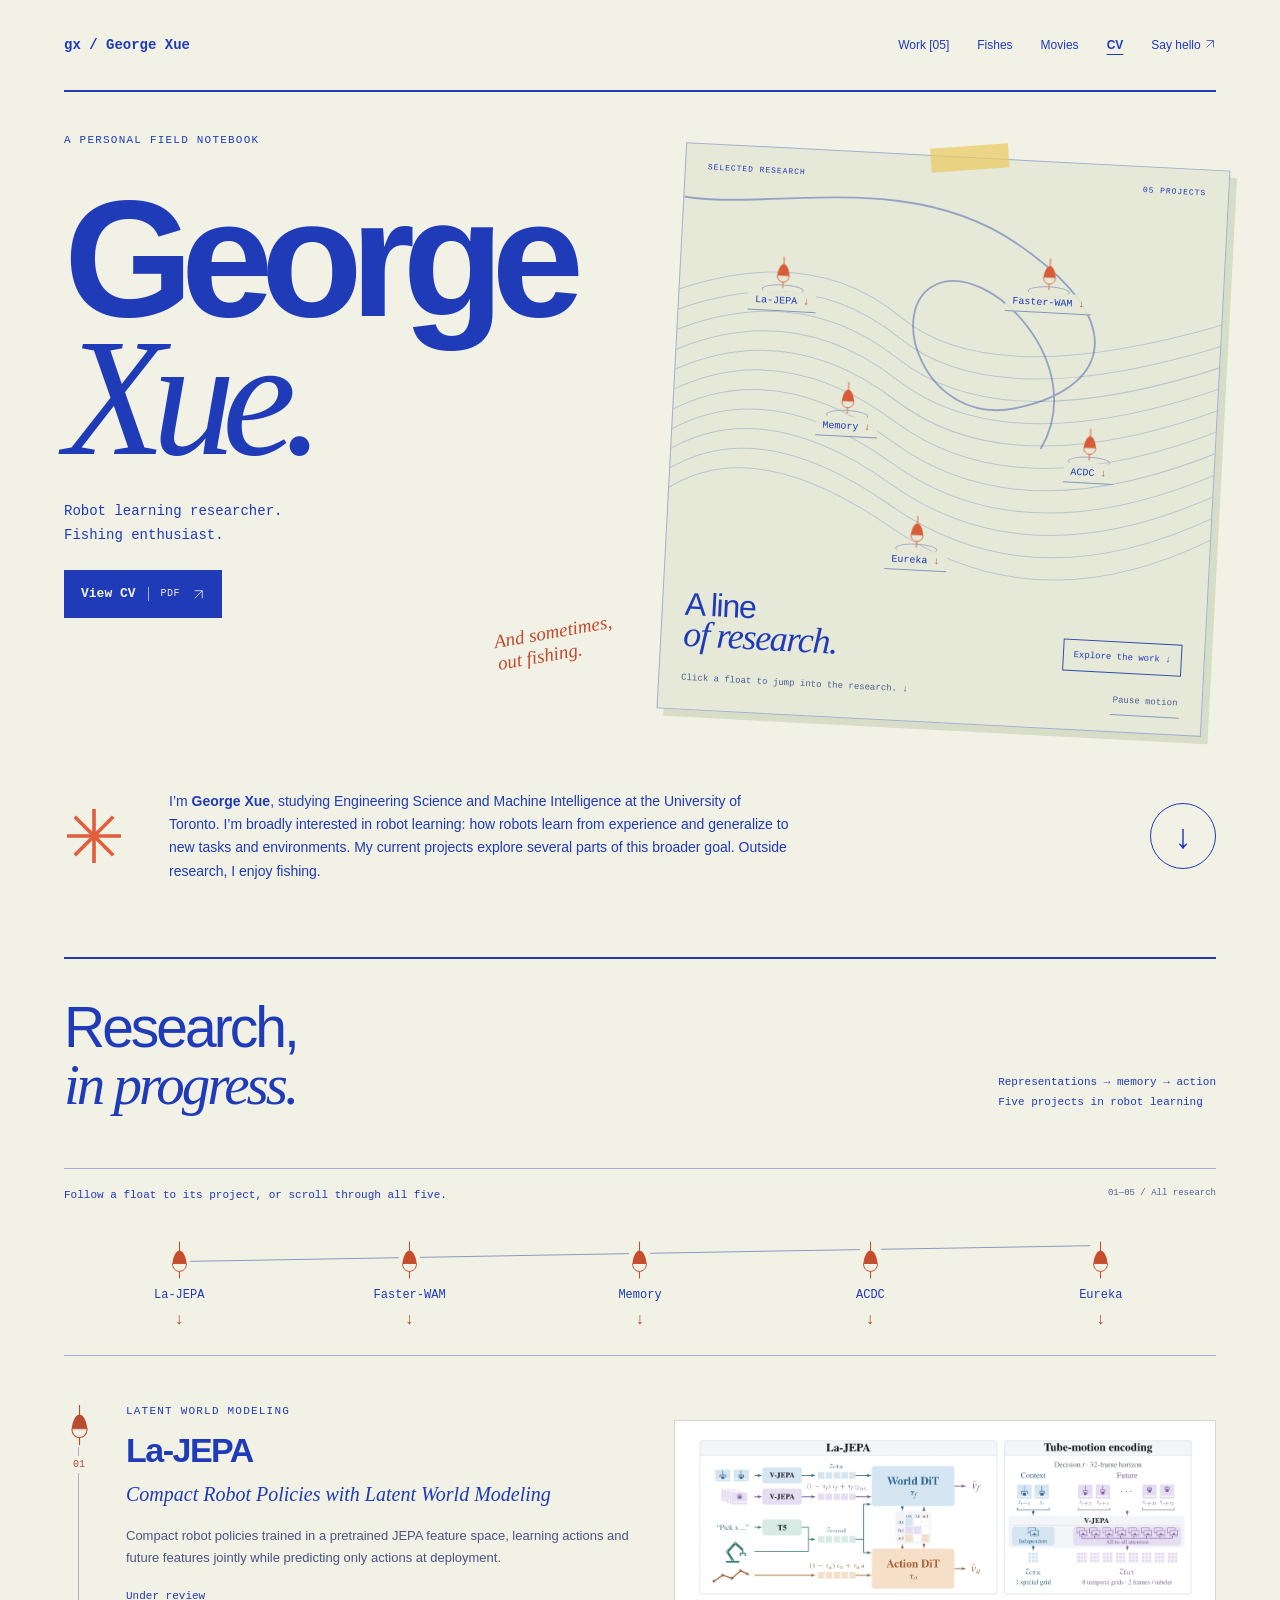
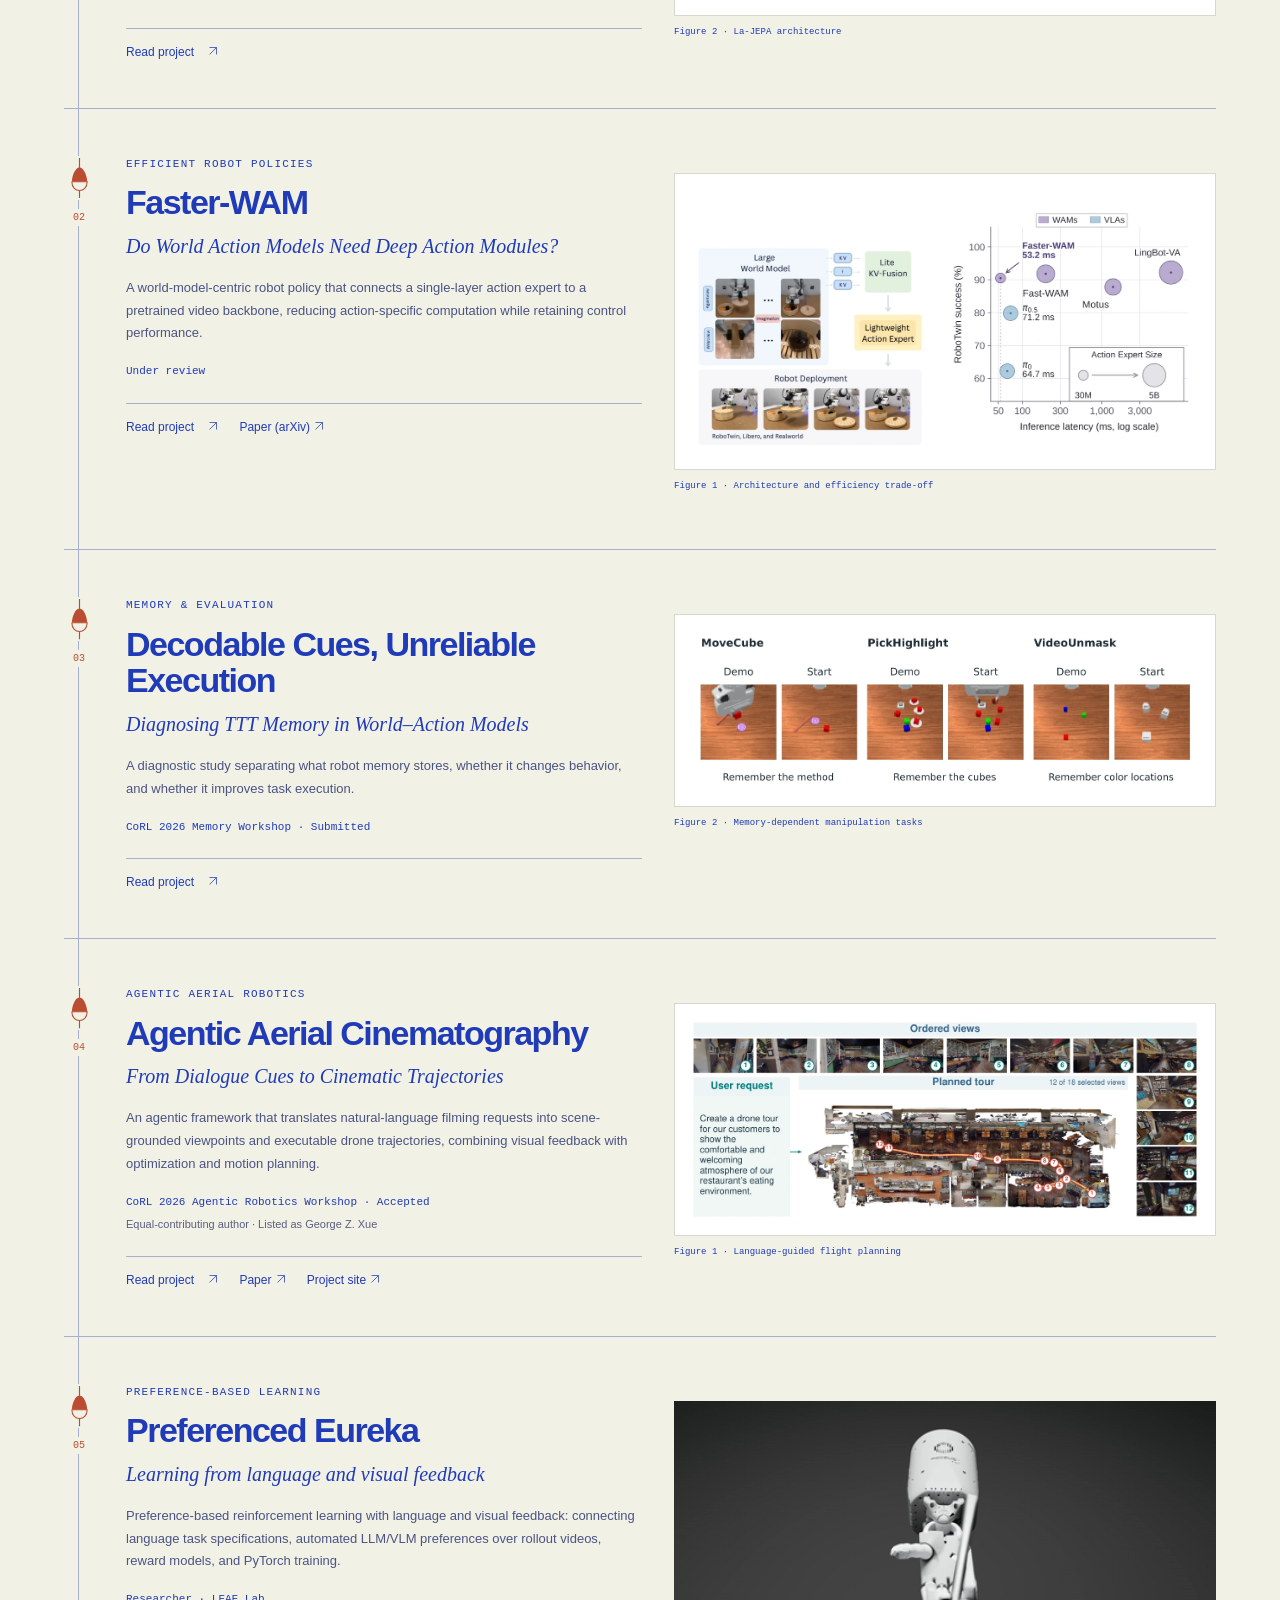
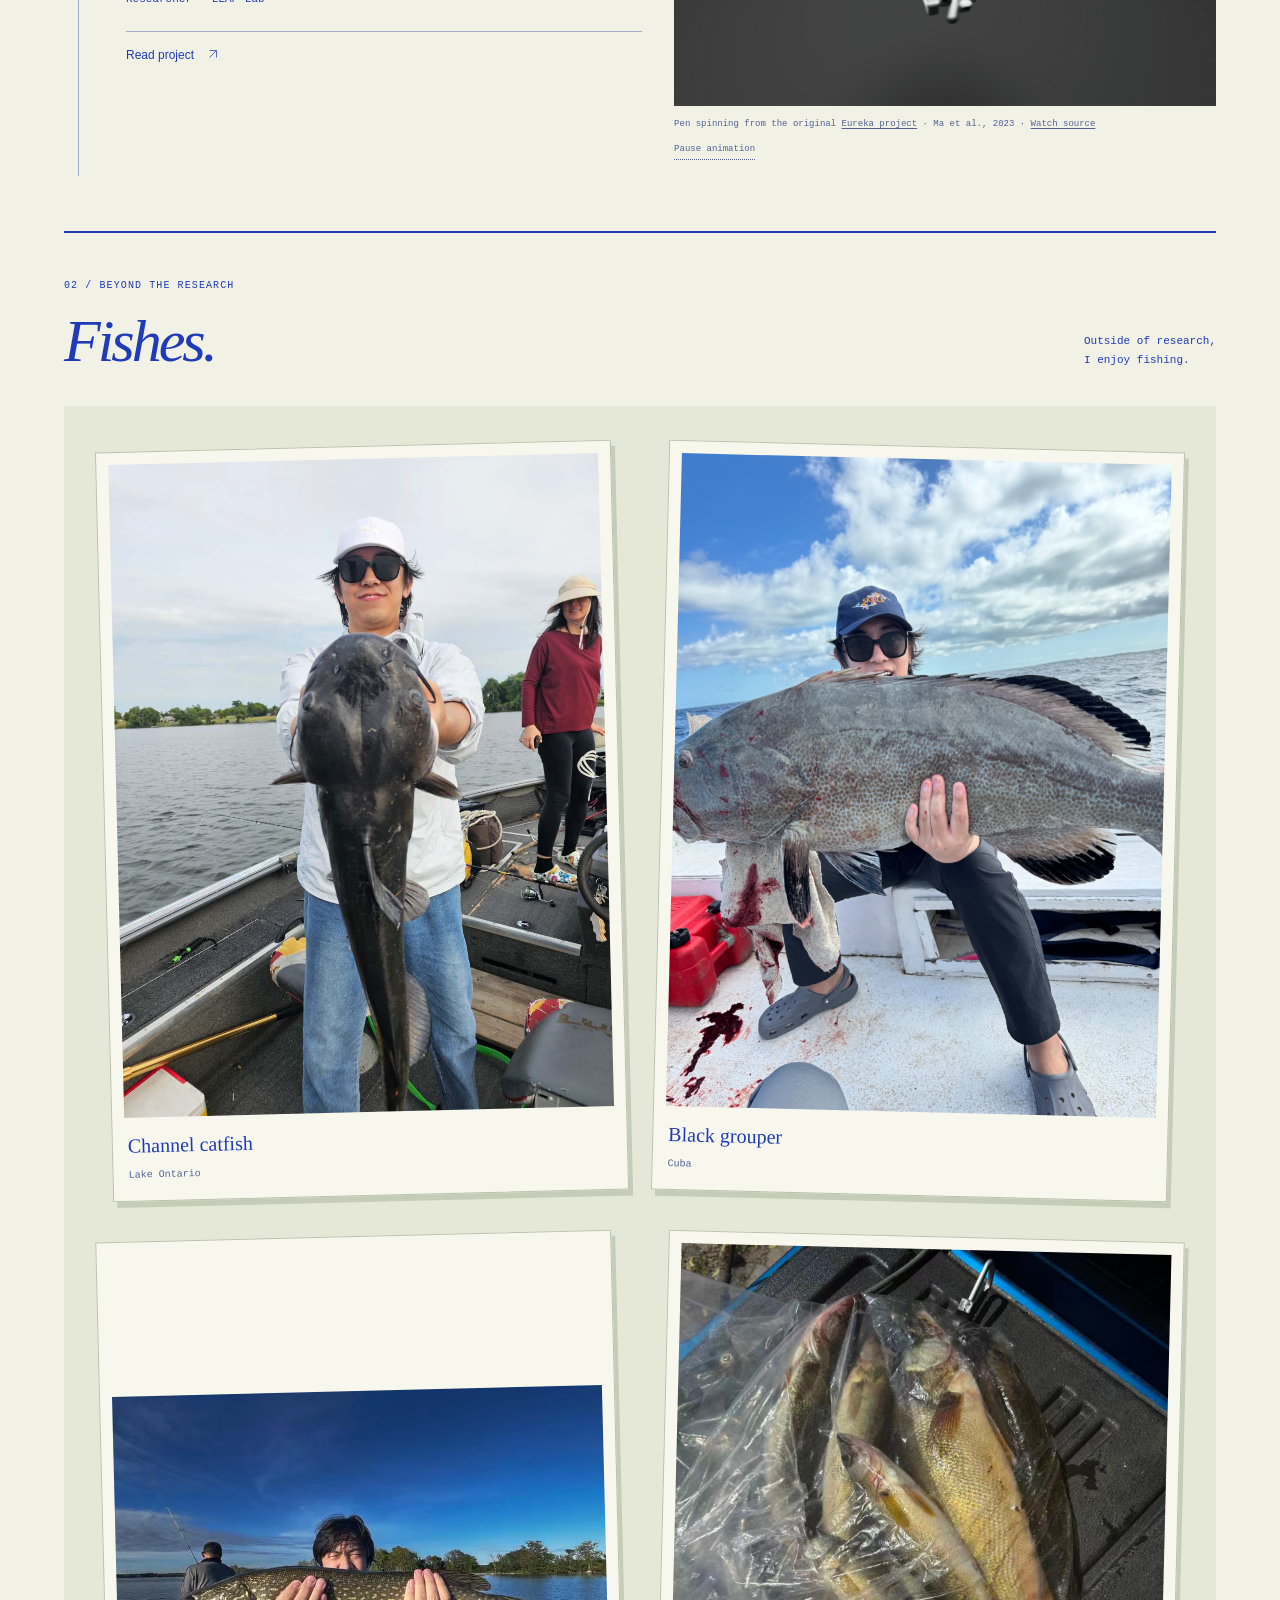
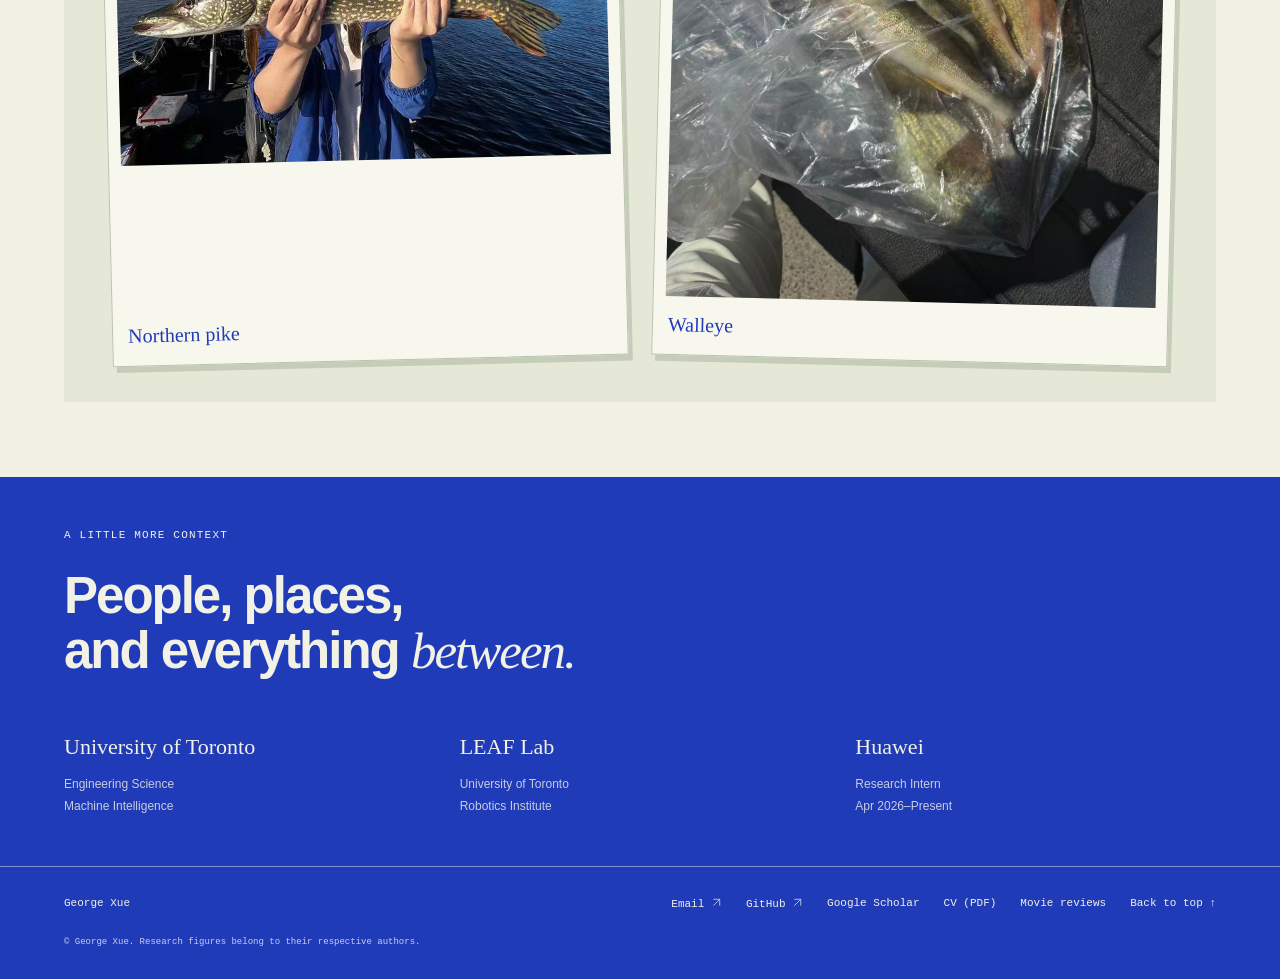
<file: index.html>
<!doctype html>
<html lang="en">
<head>
<meta charset="UTF-8">
<meta name="viewport" content="width=device-width,initial-scale=1">
<meta name="description" content="George Xue, a University of Toronto Engineering Science researcher interested in robot learning and embodied AI. Research projects and field notes from an angler.">
<meta name="theme-color" content="#f1f1e6">
<link rel="canonical" href="https://georgexue.com/">
<title>George Xue · Robot Learning &amp; Field Notes</title>
<link rel="stylesheet" href="assets/css/base.css?v=20261104">
<link rel="stylesheet" href="assets/css/angler.css?v=20261104">
<link rel="stylesheet" href="assets/css/research-line.css?v=20261104">
<link rel="stylesheet" href="assets/css/field-notes.css?v=fishes-four-1">
</head>
<body class="v2" id="top">
<a class="skip" href="#main">Skip to content</a>
<div class="page">
<header class="header">
<a class="wordmark" href="#top">gx / George Xue</a>
<nav aria-label="Main navigation">
<a href="#research">Work [05]</a>
<a href="#fishes">Fishes</a>
<a href="movies/">Movies</a>
<a class="nav-cv" href="files/George_Xue_CV.pdf" type="application/pdf" aria-label="View CV (PDF)">CV</a>
<a href="mailto:george.xue@robotics.utias.utoronto.ca">Say hello <svg class="arrow-icon" viewBox="0 0 24 24" aria-hidden="true">
<path d="M5 19 19 5M5 5h14v14" fill="none" stroke="currentColor" stroke-width="1.5"/>
</svg>
</a>
</nav>
</header>
<main id="main">
<section class="field-hero">
<div class="field-title">
<p class="eyebrow">A personal field notebook</p>
<h1>George<br>
<span>Xue.</span>
</h1>
<p class="field-persona">Robot learning researcher.<br>Fishing enthusiast.</p>
<a class="hero-cv" href="files/George_Xue_CV.pdf" type="application/pdf" aria-label="View CV (PDF)">
<span>View CV</span><span class="cv-format">PDF</span>
<svg class="arrow-icon" viewBox="0 0 24 24" aria-hidden="true">
<path d="M5 19 19 5M5 5h14v14" fill="none" stroke="currentColor" stroke-width="1.5"/>
</svg>
</a>
<div class="handwritten">And sometimes,<br>out fishing.</div>
</div>
<div class="angler-notebook">
<div class="notebook-meta">
<span>SELECTED RESEARCH</span>
<span>05 PROJECTS</span>
</div>
<div class="water-sketch" id="water-sketch">
<svg viewBox="0 0 440 340" role="img" aria-label="A fishing-line map of five research projects">
<g class="water-contours" fill="none" stroke="currentColor" stroke-width=".8">
<path d="M-20 95Q100 40 180 100T460 86M-20 112Q95 55 180 117T460 103M-20 129Q90 70 180 134T460 120M-20 146Q85 85 180 151T460 137M-20 163Q80 100 180 168T460 154M-20 180Q75 115 180 185T460 171M-20 197Q70 130 180 202T460 188M-20 214Q65 145 180 219T460 205M-20 231Q60 160 180 236T460 222M-20 248Q55 175 180 253T460 239M-20 265Q50 190 180 270T460 256"/>
</g>
<path class="cast-thread" pathLength="1" d="M-20 8C50 28 170 -25 270 35S350 150 277 169S166 93 208 72S336 131 299 201" fill="none" stroke="currentColor" stroke-width="1.5"/>
<g class="pond-float">
<path d="M299 189v12M299 224v17" stroke="currentColor" stroke-width="1.4"/>
<path d="M299 201c-6 0-8 9-8 13h16c0-4-2-13-8-13" fill="#dd633d"/>
<path d="M291 214h16c0 6-3 10-8 10s-8-4-8-10" fill="#f1f1e6" stroke="currentColor" stroke-width="1"/>
</g>
<g class="pond-ripples" fill="none" stroke="currentColor" stroke-width="1">
<ellipse cx="299" cy="224" rx="24" ry="7"/>
<ellipse cx="299" cy="224" rx="40" ry="12"/>
<ellipse cx="299" cy="224" rx="57" ry="17"/>
</g>
<g class="fish-sketch" transform="translate(57 244) rotate(-18)">
<path d="M14 23C43-3 91-6 132 23C95 51 50 50 14 23L-5 8L-5 38Z" fill="#f1f1e6" stroke="currentColor" stroke-width="1.7"/>
<path d="M77 1L61-11L48 4M58 43L73 56L88 42M101 10Q91 24 103 36M34 21Q48 13 63 19" fill="none" stroke="currentColor" stroke-width="1.4"/>
<circle cx="116" cy="20" r="2" fill="currentColor"/>
</g>
</svg>
<nav class="hero-research-floats" aria-label="Explore research from the fishing sketch">
<a class="hero-float hf-1" href="#la-jepa" data-project-link="la-jepa">
<svg class="research-float" viewBox="0 0 24 44" aria-hidden="true">
<path d="M12 1v11m0 21v10" stroke="currentColor" fill="none" stroke-width="1.2"/>
<path d="M12 11c-5 0-8 10-8 15h16c0-5-3-15-8-15" fill="currentColor"/>
<path d="M4 26h16c0 12-16 12-16 0" fill="var(--float-paper, #f4f2e9)" stroke="currentColor" stroke-width="1.1"/>
</svg>
<span>La-JEPA</span>
</a>
<a class="hero-float hf-2" href="#faster-wam" data-project-link="faster-wam">
<svg class="research-float" viewBox="0 0 24 44" aria-hidden="true">
<path d="M12 1v11m0 21v10" stroke="currentColor" fill="none" stroke-width="1.2"/>
<path d="M12 11c-5 0-8 10-8 15h16c0-5-3-15-8-15" fill="currentColor"/>
<path d="M4 26h16c0 12-16 12-16 0" fill="var(--float-paper, #f4f2e9)" stroke="currentColor" stroke-width="1.1"/>
</svg>
<span>Faster-WAM</span>
</a>
<a class="hero-float hf-3" href="#robot-memory" data-project-link="robot-memory">
<svg class="research-float" viewBox="0 0 24 44" aria-hidden="true">
<path d="M12 1v11m0 21v10" stroke="currentColor" fill="none" stroke-width="1.2"/>
<path d="M12 11c-5 0-8 10-8 15h16c0-5-3-15-8-15" fill="currentColor"/>
<path d="M4 26h16c0 12-16 12-16 0" fill="var(--float-paper, #f4f2e9)" stroke="currentColor" stroke-width="1.1"/>
</svg>
<span>Memory</span>
</a>
<a class="hero-float hf-4" href="#acdc" data-project-link="acdc">
<svg class="research-float" viewBox="0 0 24 44" aria-hidden="true">
<path d="M12 1v11m0 21v10" stroke="currentColor" fill="none" stroke-width="1.2"/>
<path d="M12 11c-5 0-8 10-8 15h16c0-5-3-15-8-15" fill="currentColor"/>
<path d="M4 26h16c0 12-16 12-16 0" fill="var(--float-paper, #f4f2e9)" stroke="currentColor" stroke-width="1.1"/>
</svg>
<span>ACDC</span>
</a>
<a class="hero-float hf-5" href="#preferenced-eureka" data-project-link="preferenced-eureka">
<svg class="research-float" viewBox="0 0 24 44" aria-hidden="true">
<path d="M12 1v11m0 21v10" stroke="currentColor" fill="none" stroke-width="1.2"/>
<path d="M12 11c-5 0-8 10-8 15h16c0-5-3-15-8-15" fill="currentColor"/>
<path d="M4 26h16c0 12-16 12-16 0" fill="var(--float-paper, #f4f2e9)" stroke="currentColor" stroke-width="1.1"/>
</svg>
<span>Eureka</span>
</a>
</nav>
</div>
<div class="notebook-bottom">
<span class="notebook-title">A line<br>
<em>of research.</em>
</span>
<a class="cast-button hero-cast" href="#la-jepa" data-project-link="la-jepa">Explore the work ↓</a>
</div>
<div class="notebook-controls">
<p class="cast-hint">Click a float to jump into the research. ↓</p>
<button class="motion-toggle" type="button" aria-pressed="false" hidden>Pause motion</button>
</div>
</div>
<div class="field-intro" aria-label="Research interests">
<span class="small-star" aria-hidden="true">
<svg viewBox="0 0 100 100" aria-hidden="true">
<path d="M50 5v90M5 50h90M18 18l64 64M18 82l64-64" stroke="currentColor" stroke-width="6"/>
</svg>
</span>
<p>I’m <strong>George Xue</strong>, studying Engineering Science and Machine Intelligence at the University of Toronto. I’m broadly interested in robot learning: how robots learn from experience and generalize to new tasks and environments. My current projects explore several parts of this broader goal. Outside research, I enjoy fishing.</p>
<a href="#research" aria-label="Explore research" class="round-arrow">↓</a>
</div>
</section>
<section id="research" class="field-work">
<div class="field-heading">
<h2>Research,<br>
<em>in progress.</em>
</h2>
<p>Representations → memory → action<br>Five projects in robot learning</p>
</div>
<div class="field-catalog">
<div class="catalog-heading">
<p>Follow a float to its project, or scroll through all five.</p>
<span>01—05 / All research</span>
</div>
<nav class="catalog-floats" aria-label="Jump to a research project">
<a href="#la-jepa" style="--i:0">
<svg class="research-float" viewBox="0 0 24 44" aria-hidden="true">
<path d="M12 1v11m0 21v10" stroke="currentColor" fill="none" stroke-width="1.2"/>
<path d="M12 11c-5 0-8 10-8 15h16c0-5-3-15-8-15" fill="currentColor"/>
<path d="M4 26h16c0 12-16 12-16 0" fill="var(--float-paper, #f4f2e9)" stroke="currentColor" stroke-width="1.1"/>
</svg>
<span>La-JEPA</span>
<span class="jump-cue" aria-hidden="true">↓</span>
</a>
<a href="#faster-wam" style="--i:1">
<svg class="research-float" viewBox="0 0 24 44" aria-hidden="true">
<path d="M12 1v11m0 21v10" stroke="currentColor" fill="none" stroke-width="1.2"/>
<path d="M12 11c-5 0-8 10-8 15h16c0-5-3-15-8-15" fill="currentColor"/>
<path d="M4 26h16c0 12-16 12-16 0" fill="var(--float-paper, #f4f2e9)" stroke="currentColor" stroke-width="1.1"/>
</svg>
<span>Faster-WAM</span>
<span class="jump-cue" aria-hidden="true">↓</span>
</a>
<a href="#robot-memory" style="--i:2">
<svg class="research-float" viewBox="0 0 24 44" aria-hidden="true">
<path d="M12 1v11m0 21v10" stroke="currentColor" fill="none" stroke-width="1.2"/>
<path d="M12 11c-5 0-8 10-8 15h16c0-5-3-15-8-15" fill="currentColor"/>
<path d="M4 26h16c0 12-16 12-16 0" fill="var(--float-paper, #f4f2e9)" stroke="currentColor" stroke-width="1.1"/>
</svg>
<span>Memory</span>
<span class="jump-cue" aria-hidden="true">↓</span>
</a>
<a href="#acdc" style="--i:3">
<svg class="research-float" viewBox="0 0 24 44" aria-hidden="true">
<path d="M12 1v11m0 21v10" stroke="currentColor" fill="none" stroke-width="1.2"/>
<path d="M12 11c-5 0-8 10-8 15h16c0-5-3-15-8-15" fill="currentColor"/>
<path d="M4 26h16c0 12-16 12-16 0" fill="var(--float-paper, #f4f2e9)" stroke="currentColor" stroke-width="1.1"/>
</svg>
<span>ACDC</span>
<span class="jump-cue" aria-hidden="true">↓</span>
</a>
<a href="#preferenced-eureka" style="--i:4">
<svg class="research-float" viewBox="0 0 24 44" aria-hidden="true">
<path d="M12 1v11m0 21v10" stroke="currentColor" fill="none" stroke-width="1.2"/>
<path d="M12 11c-5 0-8 10-8 15h16c0-5-3-15-8-15" fill="currentColor"/>
<path d="M4 26h16c0 12-16 12-16 0" fill="var(--float-paper, #f4f2e9)" stroke="currentColor" stroke-width="1.1"/>
</svg>
<span>Eureka</span>
<span class="jump-cue" aria-hidden="true">↓</span>
</a>
</nav>
<div class="field-grid">
<article class="field-project fp-1" id="la-jepa" aria-labelledby="title-la-jepa" tabindex="-1">
<div class="catalog-number">
<svg class="research-float" viewBox="0 0 24 44" aria-hidden="true">
<path d="M12 1v11m0 21v10" stroke="currentColor" fill="none" stroke-width="1.2"/>
<path d="M12 11c-5 0-8 10-8 15h16c0-5-3-15-8-15" fill="currentColor"/>
<path d="M4 26h16c0 12-16 12-16 0" fill="var(--float-paper, #f4f2e9)" stroke="currentColor" stroke-width="1.1"/>
</svg>
<span>01</span>
</div>
<div class="field-project-copy">
<p class="eyebrow">Latent world modeling</p>
<h3 id="title-la-jepa">
<a href="projects/la-jepa/">La-JEPA</a>
</h3>
<p class="subtitle">Compact Robot Policies with Latent World Modeling</p>
<p class="description">Compact robot policies trained in a pretrained JEPA feature space, learning actions and future features jointly while predicting only actions at deployment.</p>
<p class="status">Under review</p>
<div class="links">
<a class="project-link" href="projects/la-jepa/">Read project <span aria-hidden="true">
<svg class="arrow-icon" viewBox="0 0 24 24" aria-hidden="true">
<path d="M5 19 19 5M5 5h14v14" fill="none" stroke="currentColor" stroke-width="1.5"/>
</svg>
</span>
</a>
</div>
</div>
<div class="field-image">
<figure class="">
<img src="images/la-jepa.webp" width="1209" height="384" alt="La-JEPA architecture with JEPA visual features, a World DiT, an Action DiT, and tube-motion encoding." loading="lazy">
<figcaption>Figure 2 · La-JEPA architecture</figcaption>
</figure>
</div>
</article>
<article class="field-project fp-2" id="faster-wam" aria-labelledby="title-faster-wam" tabindex="-1">
<div class="catalog-number">
<svg class="research-float" viewBox="0 0 24 44" aria-hidden="true">
<path d="M12 1v11m0 21v10" stroke="currentColor" fill="none" stroke-width="1.2"/>
<path d="M12 11c-5 0-8 10-8 15h16c0-5-3-15-8-15" fill="currentColor"/>
<path d="M4 26h16c0 12-16 12-16 0" fill="var(--float-paper, #f4f2e9)" stroke="currentColor" stroke-width="1.1"/>
</svg>
<span>02</span>
</div>
<div class="field-project-copy">
<p class="eyebrow">Efficient robot policies</p>
<h3 id="title-faster-wam">
<a href="projects/faster-wam/">Faster-WAM</a>
</h3>
<p class="subtitle">Do World Action Models Need Deep Action Modules?</p>
<p class="description">A world-model-centric robot policy that connects a single-layer action expert to a pretrained video backbone, reducing action-specific computation while retaining control performance.</p>
<p class="status">Under review</p>
<div class="links">
<a class="project-link" href="projects/faster-wam/">Read project <span aria-hidden="true">
<svg class="arrow-icon" viewBox="0 0 24 24" aria-hidden="true">
<path d="M5 19 19 5M5 5h14v14" fill="none" stroke="currentColor" stroke-width="1.5"/>
</svg>
</span>
</a>
<a href="https://arxiv.org/pdf/2608.02365" target="_blank" rel="noopener">Paper (arXiv) <svg class="arrow-icon" viewBox="0 0 24 24" aria-hidden="true">
<path d="M5 19 19 5M5 5h14v14" fill="none" stroke="currentColor" stroke-width="1.5"/>
</svg>
</a>
</div>
</div>
<div class="field-image">
<figure class="">
<img src="images/faster-wam.webp" width="1176" height="609" alt="Faster-WAM architecture and task success versus inference latency." loading="lazy">
<figcaption>Figure 1 · Architecture and efficiency trade-off</figcaption>
</figure>
</div>
</article>
<article class="field-project fp-3" id="robot-memory" aria-labelledby="title-robot-memory" tabindex="-1">
<div class="catalog-number">
<svg class="research-float" viewBox="0 0 24 44" aria-hidden="true">
<path d="M12 1v11m0 21v10" stroke="currentColor" fill="none" stroke-width="1.2"/>
<path d="M12 11c-5 0-8 10-8 15h16c0-5-3-15-8-15" fill="currentColor"/>
<path d="M4 26h16c0 12-16 12-16 0" fill="var(--float-paper, #f4f2e9)" stroke="currentColor" stroke-width="1.1"/>
</svg>
<span>03</span>
</div>
<div class="field-project-copy">
<p class="eyebrow">Memory & evaluation</p>
<h3 id="title-robot-memory">
<a href="projects/robot-memory/">Decodable Cues, Unreliable Execution</a>
</h3>
<p class="subtitle">Diagnosing TTT Memory in World–Action Models</p>
<p class="description">A diagnostic study separating what robot memory stores, whether it changes behavior, and whether it improves task execution.</p>
<p class="status">CoRL 2026 Memory Workshop · Submitted</p>
<div class="links">
<a class="project-link" href="projects/robot-memory/">Read project <span aria-hidden="true">
<svg class="arrow-icon" viewBox="0 0 24 24" aria-hidden="true">
<path d="M5 19 19 5M5 5h14v14" fill="none" stroke="currentColor" stroke-width="1.5"/>
</svg>
</span>
</a>
</div>
</div>
<div class="field-image">
<figure class="">
<img src="images/memory-tasks.webp" width="1209" height="378" alt="Demonstration and starting observations for MoveCube, PickHighlight, and VideoUnmask." loading="lazy">
<figcaption>Figure 2 · Memory-dependent manipulation tasks</figcaption>
</figure>
</div>
</article>
<article class="field-project fp-4" id="acdc" aria-labelledby="title-acdc" tabindex="-1">
<div class="catalog-number">
<svg class="research-float" viewBox="0 0 24 44" aria-hidden="true">
<path d="M12 1v11m0 21v10" stroke="currentColor" fill="none" stroke-width="1.2"/>
<path d="M12 11c-5 0-8 10-8 15h16c0-5-3-15-8-15" fill="currentColor"/>
<path d="M4 26h16c0 12-16 12-16 0" fill="var(--float-paper, #f4f2e9)" stroke="currentColor" stroke-width="1.1"/>
</svg>
<span>04</span>
</div>
<div class="field-project-copy">
<p class="eyebrow">Agentic aerial robotics</p>
<h3 id="title-acdc">
<a href="projects/acdc/">Agentic Aerial Cinematography</a>
</h3>
<p class="subtitle">From Dialogue Cues to Cinematic Trajectories</p>
<p class="description">An agentic framework that translates natural-language filming requests into scene-grounded viewpoints and executable drone trajectories, combining visual feedback with optimization and motion planning.</p>
<p class="status">CoRL 2026 Agentic Robotics Workshop · Accepted</p>
<p class="note">Equal-contributing author · Listed as George Z. Xue</p>
<div class="links">
<a class="project-link" href="projects/acdc/">Read project <span aria-hidden="true">
<svg class="arrow-icon" viewBox="0 0 24 24" aria-hidden="true">
<path d="M5 19 19 5M5 5h14v14" fill="none" stroke="currentColor" stroke-width="1.5"/>
</svg>
</span>
</a>
<a href="https://arxiv.org/abs/2509.16176" target="_blank" rel="noopener">Paper <svg class="arrow-icon" viewBox="0 0 24 24" aria-hidden="true">
<path d="M5 19 19 5M5 5h14v14" fill="none" stroke="currentColor" stroke-width="1.5"/>
</svg>
</a>
<a href="https://acdc-drone.github.io/" target="_blank" rel="noopener">Project site <svg class="arrow-icon" viewBox="0 0 24 24" aria-hidden="true">
<path d="M5 19 19 5M5 5h14v14" fill="none" stroke="currentColor" stroke-width="1.5"/>
</svg>
</a>
</div>
</div>
<div class="field-image">
<figure class="">
<img src="images/acdc.webp" width="1200" height="471" alt="ACDC scene-grounded viewpoints and planned drone trajectory through a reconstructed scene." loading="lazy">
<figcaption>Figure 1 · Language-guided flight planning</figcaption>
</figure>
</div>
</article>
<article class="field-project fp-5" id="preferenced-eureka" aria-labelledby="title-preferenced-eureka" tabindex="-1">
<div class="catalog-number">
<svg class="research-float" viewBox="0 0 24 44" aria-hidden="true">
<path d="M12 1v11m0 21v10" stroke="currentColor" fill="none" stroke-width="1.2"/>
<path d="M12 11c-5 0-8 10-8 15h16c0-5-3-15-8-15" fill="currentColor"/>
<path d="M4 26h16c0 12-16 12-16 0" fill="var(--float-paper, #f4f2e9)" stroke="currentColor" stroke-width="1.1"/>
</svg>
<span>05</span>
</div>
<div class="field-project-copy">
<p class="eyebrow">Preference-based learning</p>
<h3 id="title-preferenced-eureka">
<a href="projects/preferenced-eureka/">Preferenced Eureka</a>
</h3>
<p class="subtitle">Learning from language and visual feedback</p>
<p class="description">Preference-based reinforcement learning with language and visual feedback: connecting language task specifications, automated LLM/VLM preferences over rollout videos, reward models, and PyTorch training.</p>
<p class="status">Researcher · LEAF Lab</p>
<div class="links">
<a class="project-link" href="projects/preferenced-eureka/">Read project <span aria-hidden="true">
<svg class="arrow-icon" viewBox="0 0 24 24" aria-hidden="true">
<path d="M5 19 19 5M5 5h14v14" fill="none" stroke="currentColor" stroke-width="1.5"/>
</svg>
</span>
</a>
</div>
</div>
<div class="field-image">
<figure class="shadow-reference">
<picture>
<source media="(prefers-reduced-motion: reduce)" srcset="assets/media/eureka-pen-spinning-still.jpg">
<img class="eureka-animation" src="assets/media/eureka-pen-spinning.gif" data-motion-src="assets/media/eureka-pen-spinning.gif" data-still-src="assets/media/eureka-pen-spinning-still.jpg" width="480" height="270" loading="lazy" alt="Shadow Hand continuously spinning a pen in the original Eureka project demonstration.">
</picture>
<figcaption>Pen spinning from the original <a href="https://eureka-research.github.io/" target="_blank" rel="noopener">Eureka project</a> · Ma et al., 2023 · <a href="https://eureka-research.github.io/videos/pen_gallery/pen_spin_center.mp4" target="_blank" rel="noopener">Watch source</a><button class="clip-motion-toggle" type="button" aria-pressed="false" hidden>Pause animation</button></figcaption>
</figure>
</div>
</article>
</div>
</div>
</section>
<section class="actual-fishes" id="fishes" aria-labelledby="fishes-title">
<span id="actual-fishes" class="anchor-alias" aria-hidden="true"></span>
<span id="hobbies" class="anchor-alias" aria-hidden="true">
</span>
<div class="field-heading">
<div>
<p class="eyebrow">02 / Beyond the research</p>
<h2 id="fishes-title"><em>Fishes.</em>
</h2>
</div>
<p>Outside of research,<br>I enjoy fishing.</p>
</div>
<div class="fishing-gallery">
<figure class="fishing-photo">
<img src="images/fishing-catch-01.jpg" width="960" height="1280" loading="lazy" decoding="async" alt="An angler holding a dark fish upright on a fishing boat.">
<figcaption><span class="fish-name">Channel catfish</span><span class="fish-place">Lake Ontario</span></figcaption>
</figure>
<figure class="fishing-photo">
<img src="images/fishing-catch-02.jpg" width="1536" height="2048" loading="lazy" decoding="async" alt="An angler holding a large fish across their lap on a boat.">
<figcaption><span class="fish-name">Black grouper</span><span class="fish-place">Cuba</span></figcaption>
</figure>
<figure class="fishing-photo">
<img src="images/fishing-catch-03.jpg" width="720" height="542" loading="lazy" decoding="async" alt="An angler holding a long, spotted pike horizontally on a boat.">
<figcaption><span class="fish-name">Northern pike</span></figcaption>
</figure>
<figure class="fishing-photo">
<img src="images/fishing-catch-04.jpg" width="1279" height="1706" loading="lazy" decoding="async" alt="Several walleye inside a clear bag.">
<figcaption><span class="fish-name">Walleye</span></figcaption>
</figure>
</div>
</section>
<section id="background" class="field-about">
<p class="eyebrow">A little more context</p>
<h2>People, places,<br>and everything <em>between.</em>
</h2>
<div class="background-items">
<div>
<h3>University of Toronto</h3>
<p>Engineering Science<br>Machine Intelligence</p>
</div>
<div>
<h3>LEAF Lab</h3>
<p>University of Toronto<br>Robotics Institute</p>
</div>
<div>
<h3>Huawei</h3>
<p>Research Intern<br>Apr 2026–Present</p>
</div>
</div>
</section>
</main>
<footer>
<div>
<span>George Xue</span>
<a href="mailto:george.xue@robotics.utias.utoronto.ca">Email <svg class="arrow-icon" viewBox="0 0 24 24" aria-hidden="true">
<path d="M5 19 19 5M5 5h14v14" fill="none" stroke="currentColor" stroke-width="1.5"/>
</svg>
</a>
<a href="https://github.com/sleepmastergx" target="_blank" rel="noopener">GitHub <svg class="arrow-icon" viewBox="0 0 24 24" aria-hidden="true">
<path d="M5 19 19 5M5 5h14v14" fill="none" stroke="currentColor" stroke-width="1.5"/>
</svg>
</a>
<a href="https://scholar.google.com/citations?user=S0M64m8AAAAJ" target="_blank" rel="noopener">Google Scholar</a>
<a href="files/George_Xue_CV.pdf" type="application/pdf">CV (PDF)</a>
<a href="movies/">Movie reviews</a>
<a href="#top">Back to top ↑</a>
</div>
<p class="public-credits">© George Xue. Research figures belong to their respective authors.</p>
</footer>
<script src="assets/js/field-notes.js?v=eureka-gif-1" defer>
</script>
</div>
</body>
</html>
</file>
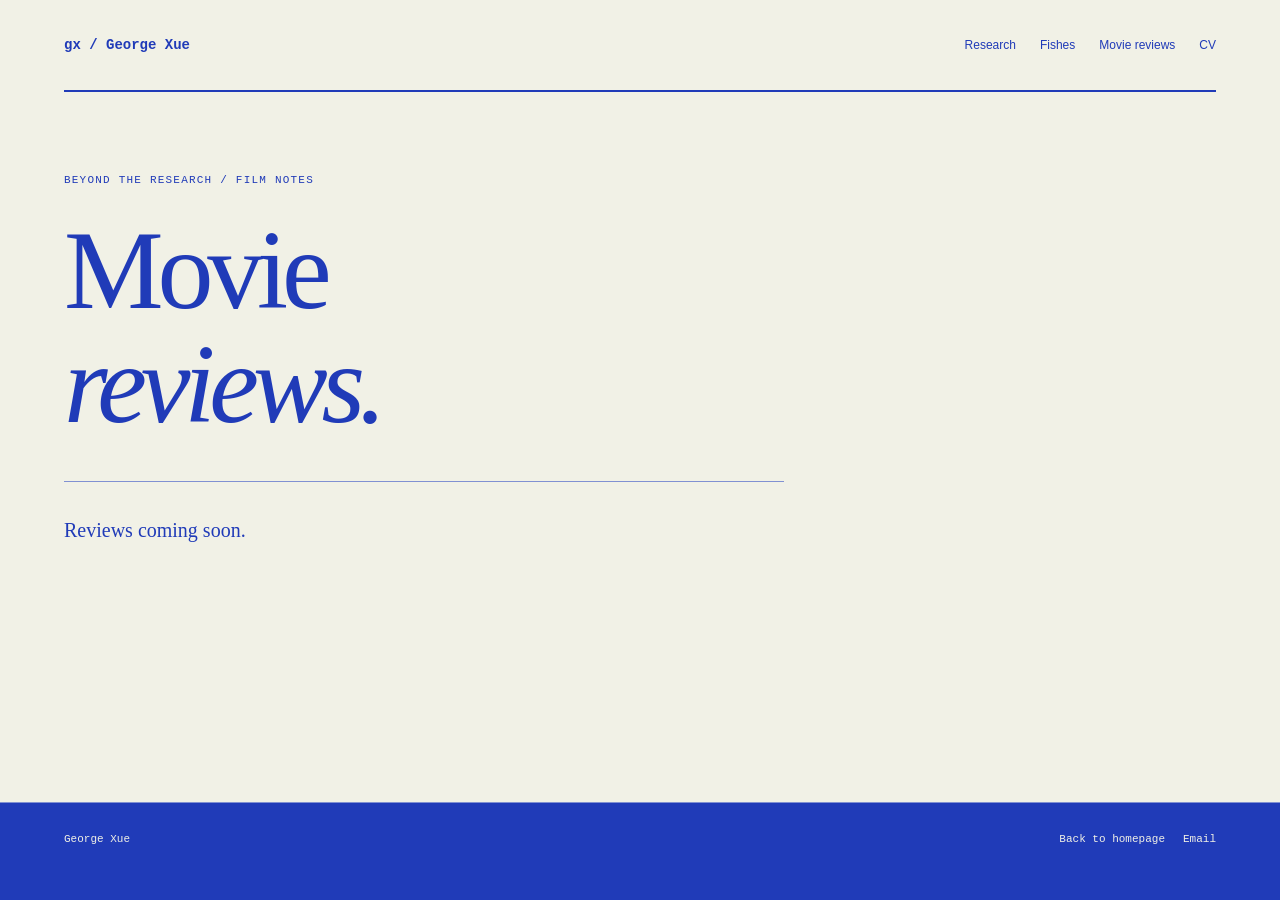
<file: movies/index.html>
<!doctype html>
<html lang="en">
<head>
<meta charset="UTF-8">
<meta name="viewport" content="width=device-width,initial-scale=1">
<meta name="description" content="Movie reviews and viewing notes by George Xue.">
<meta name="theme-color" content="#f1f1e6">
<link rel="canonical" href="https://georgexue.com/movies/">
<title>Movie Reviews · George Xue</title>
<link rel="stylesheet" href="../assets/css/base.css?v=20261104">
<style>
.movie-page{min-height:100vh;display:flex;flex-direction:column}
.movie-page .header{flex-wrap:wrap;height:auto;min-height:92px;padding:24px 0}
.movie-page .header nav{flex-wrap:wrap;gap:16px 24px}
.movie-page main{flex:1;padding:80px 0 110px}
.movie-page h1{font:clamp(54px,9vw,112px)/1.02 Georgia,serif;letter-spacing:-.055em;margin:24px 0 40px;max-width:800px}
.movie-page h1 em{font-weight:400}
.movie-page .coming-soon{padding:32px 0;border-top:1px solid #8191d2;max-width:720px}
.movie-page .coming-soon p{font:20px/1.6 Georgia,serif}
.movie-page footer>div{flex-wrap:wrap;gap:18px}
@media(max-width:600px){.movie-page .header{gap:18px;padding:22px 0}.movie-page .header nav{font-size:12px;gap:14px}.movie-page main{padding:56px 0 80px}.movie-page footer>div>span{flex-basis:100%}}
</style>
</head>
<body class="v2">
<a class="skip" href="#main">Skip to content</a>
<div class="page movie-page">
<header class="header">
<a class="wordmark" href="../">gx / George Xue</a>
<nav aria-label="Main navigation">
<a href="../#research">Research</a>
<a href="../#fishes">Fishes</a>
<a href="./" aria-current="page">Movie reviews</a>
<a href="../files/George_Xue_CV.pdf" type="application/pdf">CV</a>
</nav>
</header>
<main id="main">
<p class="eyebrow">Beyond the research / Film notes</p>
<h1>Movie<br><em>reviews.</em></h1>
<section class="coming-soon" aria-label="Reviews">
<p>Reviews coming soon.</p>
</section>
</main>
<footer><div><span>George Xue</span><a href="../">Back to homepage</a><a href="mailto:george.xue@robotics.utias.utoronto.ca">Email</a></div></footer>
</div>
</body>
</html>
</file>
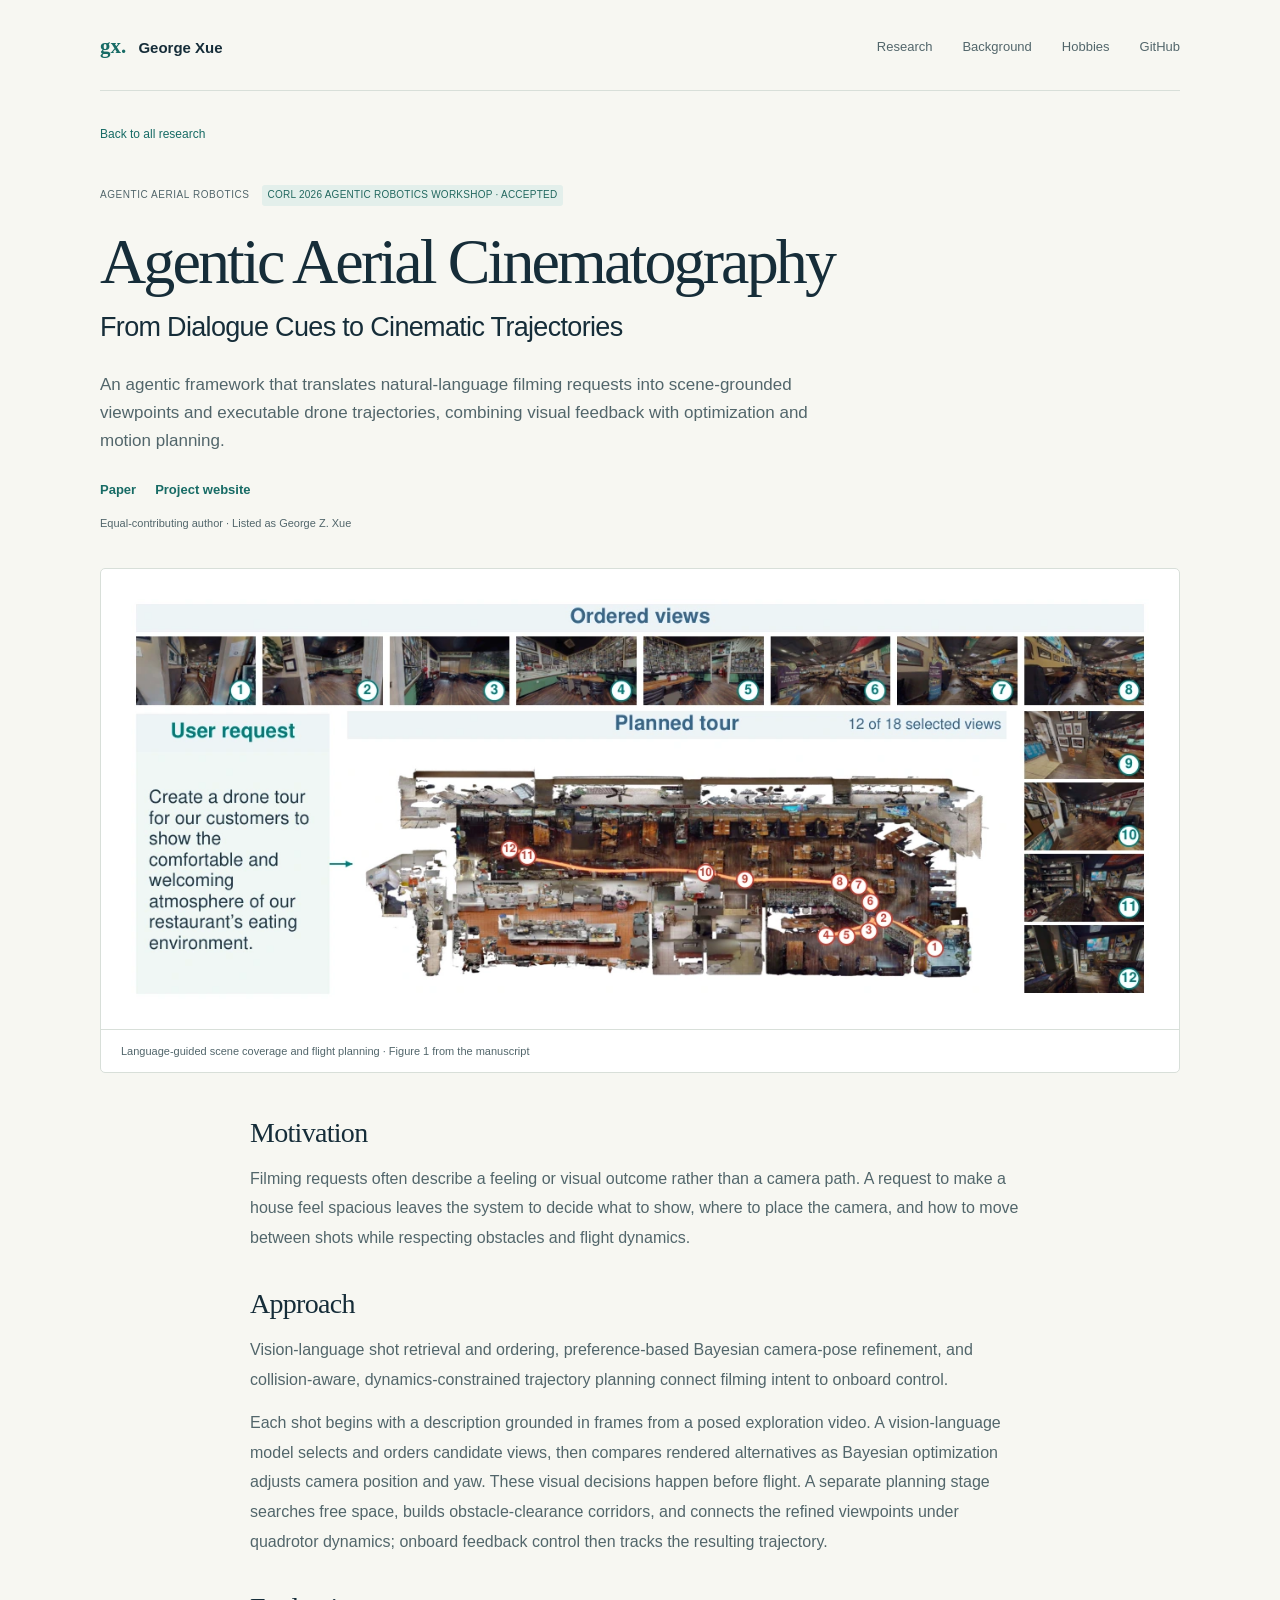
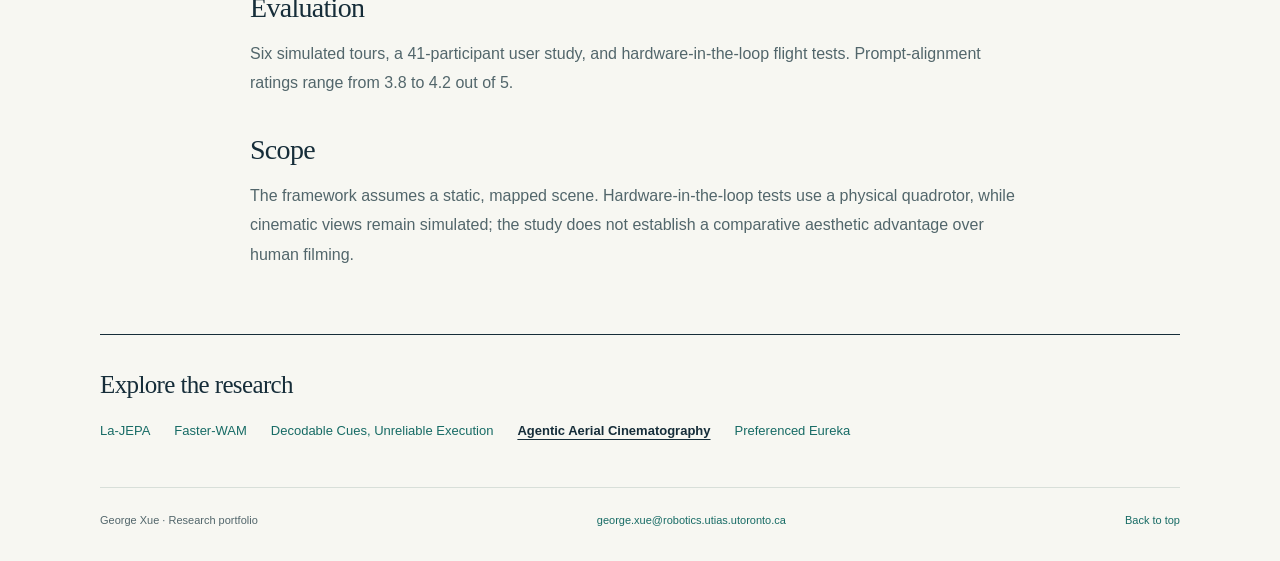
<file: projects/acdc/index.html>
<!doctype html>
<html lang="en">
  <head>
    <meta charset="utf-8">
    <meta name="viewport" content="width=device-width,initial-scale=1">
    <meta name="description" content="An agentic framework that translates natural-language filming requests into scene-grounded viewpoints and executable drone trajectories, combining visual feedback with optimization and motion planning.">
    <meta name="theme-color" content="#f7f7f2">
    <title>Agentic Aerial Cinematography · George Xue</title>
    <link rel="canonical" href="https://georgexue.com/projects/acdc/">
    <link rel="stylesheet" href="../../css/styles.css?v=20261023">
  </head>
  <body>
    <a class="skip" href="#main">Skip to content</a>
    <div class="wrap">
      <header class="header">
        <a class="wordmark" href="../../"><span aria-hidden="true">gx.</span> George Xue</a>
        <nav class="nav" aria-label="Main navigation">
          <a href="../../#research">Research</a>
          <a href="../../#background">Background</a>
          <a href="../../#hobbies">Hobbies</a>
          <a href="https://github.com/sleepmastergx">GitHub</a>
        </nav>
      </header>
      <main id="main" class="project-page">
        <a class="back-link" href="../../#acdc">Back to all research</a>
        <article aria-labelledby="project-heading">
          <header class="project-hero">
            <div class="project-meta"><span>Agentic aerial robotics</span>
                  <span class="status public">CoRL 2026 Agentic Robotics Workshop · Accepted</span></div>
            <h1 id="project-heading">Agentic Aerial Cinematography</h1>
            <p class="project-subtitle">From Dialogue Cues to Cinematic Trajectories</p>
            <p class="project-intro">An agentic framework that translates natural-language filming requests into scene-grounded viewpoints and executable drone trajectories, combining visual feedback with optimization and motion planning.</p>
            <div class="links">
                  <a href="https://arxiv.org/abs/2509.16176" target="_blank" rel="noopener noreferrer">Paper 
                    <span class="sr-only"> (opens in a new tab)</span>
                  </a>
                  <a href="https://acdc-drone.github.io/" target="_blank" rel="noopener noreferrer">Project website 
                    <span class="sr-only"> (opens in a new tab)</span>
                  </a>
                </div>
            <p class="role">Equal-contributing author · Listed as George Z. Xue</p>
          </header>
          <figure class="project-figure">
                <div class="image-box">
                  <img src="../../images/acdc.webp" width="1200" height="471" alt="ACDC turns a request for a welcoming restaurant tour into an ordered set of viewpoints and a planned drone trajectory through a reconstructed scene.">
                </div>
                <figcaption>Language-guided scene coverage and flight planning · Figure 1 from the manuscript</figcaption>
              </figure>
          <div class="project-content">
          <section class="project-section" aria-labelledby="motivation-heading">
            <h2 id="motivation-heading">Motivation</h2>
            <p>Filming requests often describe a feeling or visual outcome rather than a camera path. A request to make a house feel spacious leaves the system to decide what to show, where to place the camera, and how to move between shots while respecting obstacles and flight dynamics.</p>
          </section>
          <section class="project-section" aria-labelledby="section-0">
            <h2 id="section-0">Approach</h2>
            <p>Vision-language shot retrieval and ordering, preference-based Bayesian camera-pose refinement, and collision-aware, dynamics-constrained trajectory planning connect filming intent to onboard control.</p>
            <p>Each shot begins with a description grounded in frames from a posed exploration video. A vision-language model selects and orders candidate views, then compares rendered alternatives as Bayesian optimization adjusts camera position and yaw. These visual decisions happen before flight. A separate planning stage searches free space, builds obstacle-clearance corridors, and connects the refined viewpoints under quadrotor dynamics; onboard feedback control then tracks the resulting trajectory.</p>
          </section>
          <section class="project-section" aria-labelledby="section-1">
            <h2 id="section-1">Evaluation</h2>
            <p>Six simulated tours, a 41-participant user study, and hardware-in-the-loop flight tests. Prompt-alignment ratings range from 3.8 to 4.2 out of 5.</p>
          </section>
          <section class="project-section" aria-labelledby="section-2">
            <h2 id="section-2">Scope</h2>
            <p>The framework assumes a static, mapped scene. Hardware-in-the-loop tests use a physical quadrotor, while cinematic views remain simulated; the study does not establish a comparative aesthetic advantage over human filming.</p>
          </section>
          </div>
        </article>
        <nav class="more-projects" aria-labelledby="more-projects-heading">
          <h2 id="more-projects-heading">Explore the research</h2>
          <div class="project-nav-links">
            <a href="../la-jepa/">La-JEPA</a>
            <a href="../faster-wam/">Faster-WAM</a>
            <a href="../robot-memory/">Decodable Cues, Unreliable Execution</a>
            <a href="../acdc/" aria-current="page">Agentic Aerial Cinematography</a>
            <a href="../preferenced-eureka/">Preferenced Eureka</a>
          </div>
        </nav>
      </main>
      <footer>
        <span>George Xue · Research portfolio</span>
        <a class="footer-email" href="mailto:george.xue@robotics.utias.utoronto.ca">george.xue@robotics.utias.utoronto.ca</a>
        <a href="#main">Back to top</a>
      </footer>
    </div>
  </body>
</html>
</file>
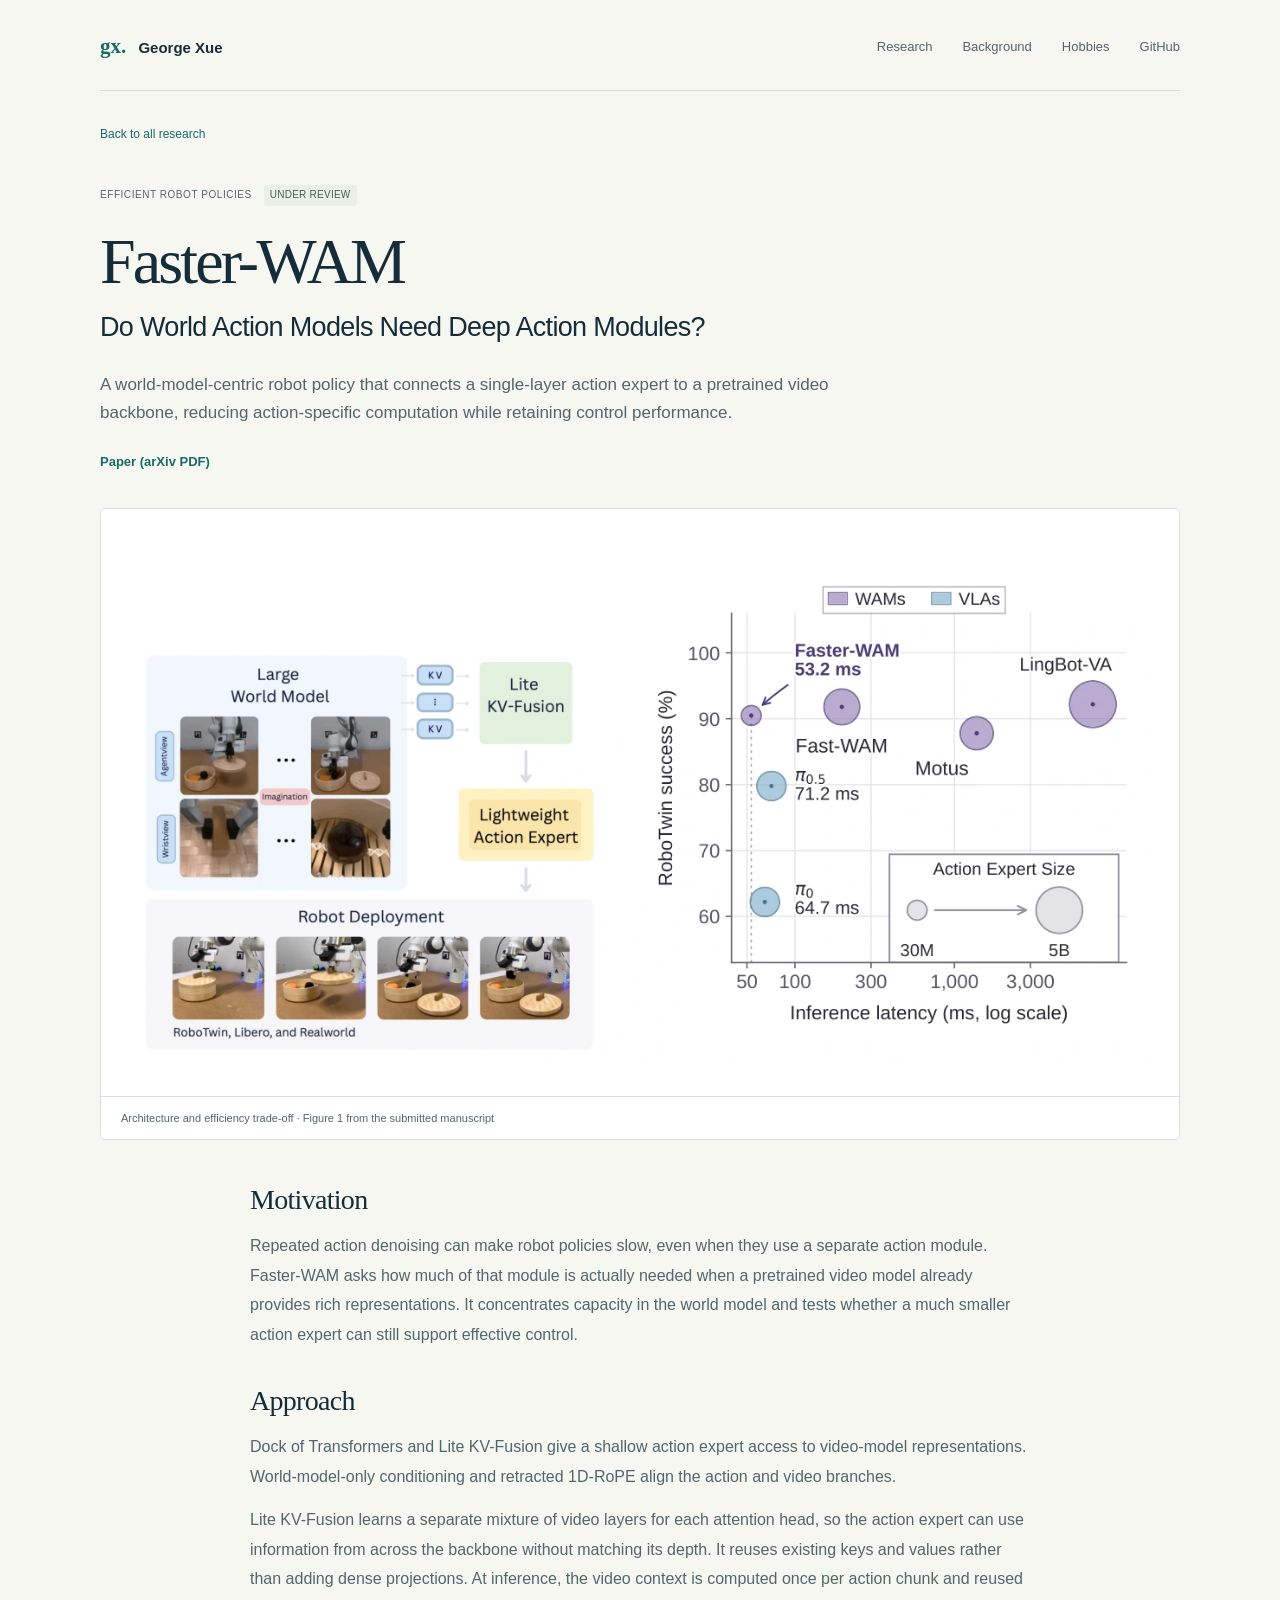
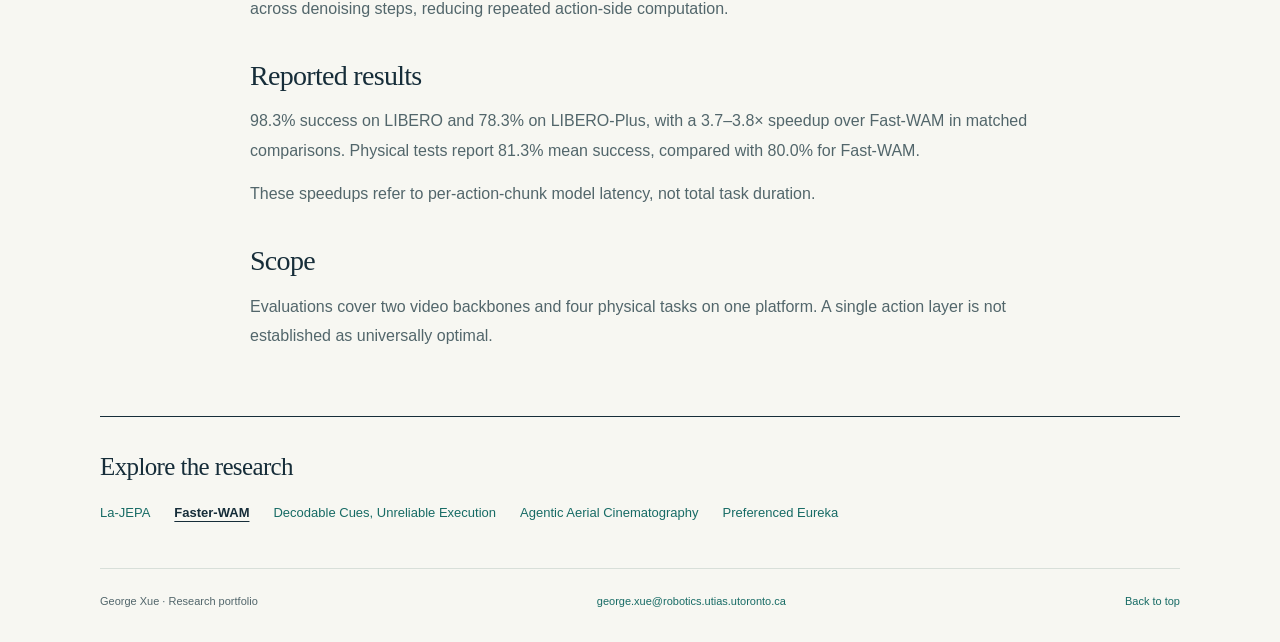
<file: projects/faster-wam/index.html>
<!doctype html>
<html lang="en">
  <head>
    <meta charset="utf-8">
    <meta name="viewport" content="width=device-width,initial-scale=1">
    <meta name="description" content="A world-model-centric robot policy that connects a single-layer action expert to a pretrained video backbone, reducing action-specific computation while retaining control performance.">
    <meta name="theme-color" content="#f7f7f2">
    <title>Faster-WAM · George Xue</title>
    <link rel="canonical" href="https://georgexue.com/projects/faster-wam/">
    <link rel="stylesheet" href="../../css/styles.css?v=20261023">
  </head>
  <body>
    <a class="skip" href="#main">Skip to content</a>
    <div class="wrap">
      <header class="header">
        <a class="wordmark" href="../../"><span aria-hidden="true">gx.</span> George Xue</a>
        <nav class="nav" aria-label="Main navigation">
          <a href="../../#research">Research</a>
          <a href="../../#background">Background</a>
          <a href="../../#hobbies">Hobbies</a>
          <a href="https://github.com/sleepmastergx">GitHub</a>
        </nav>
      </header>
      <main id="main" class="project-page">
        <a class="back-link" href="../../#faster-wam">Back to all research</a>
        <article aria-labelledby="project-heading">
          <header class="project-hero">
            <div class="project-meta"><span>Efficient robot policies</span>
                  <span class="status">Under review</span></div>
            <h1 id="project-heading">Faster-WAM</h1>
            <p class="project-subtitle">Do World Action Models Need Deep Action Modules?</p>
            <p class="project-intro">A world-model-centric robot policy that connects a single-layer action expert to a pretrained video backbone, reducing action-specific computation while retaining control performance.</p>
            <div class="links">
              <a href="https://arxiv.org/pdf/2608.02365" target="_blank" rel="noopener noreferrer">Paper (arXiv PDF)
                <span class="sr-only"> (opens in a new tab)</span>
              </a>
            </div>
          </header>
          <figure class="project-figure">
                <div class="image-box">
                  <img src="../../images/faster-wam.webp" width="1176" height="609" alt="Faster-WAM routes video-model representations through Lite KV-Fusion to a lightweight action expert, with a plot of task success versus inference latency.">
                </div>
                <figcaption>Architecture and efficiency trade-off · Figure 1 from the submitted manuscript</figcaption>
              </figure>
          <div class="project-content">
          <section class="project-section" aria-labelledby="motivation-heading">
            <h2 id="motivation-heading">Motivation</h2>
            <p>Repeated action denoising can make robot policies slow, even when they use a separate action module. Faster-WAM asks how much of that module is actually needed when a pretrained video model already provides rich representations. It concentrates capacity in the world model and tests whether a much smaller action expert can still support effective control.</p>
          </section>
          <section class="project-section" aria-labelledby="section-0">
            <h2 id="section-0">Approach</h2>
            <p>Dock of Transformers and Lite KV-Fusion give a shallow action expert access to video-model representations. World-model-only conditioning and retracted 1D-RoPE align the action and video branches.</p>
            <p>Lite KV-Fusion learns a separate mixture of video layers for each attention head, so the action expert can use information from across the backbone without matching its depth. It reuses existing keys and values rather than adding dense projections. At inference, the video context is computed once per action chunk and reused across denoising steps, reducing repeated action-side computation.</p>
          </section>
          <section class="project-section" aria-labelledby="section-1">
            <h2 id="section-1">Reported results</h2>
            <p>98.3% success on LIBERO and 78.3% on LIBERO-Plus, with a 3.7–3.8× speedup over Fast-WAM in matched comparisons. Physical tests report 81.3% mean success, compared with 80.0% for Fast-WAM.</p>
            <p>These speedups refer to per-action-chunk model latency, not total task duration.</p>
          </section>
          <section class="project-section" aria-labelledby="section-2">
            <h2 id="section-2">Scope</h2>
            <p>Evaluations cover two video backbones and four physical tasks on one platform. A single action layer is not established as universally optimal.</p>
          </section>
          </div>
        </article>
        <nav class="more-projects" aria-labelledby="more-projects-heading">
          <h2 id="more-projects-heading">Explore the research</h2>
          <div class="project-nav-links">
            <a href="../la-jepa/">La-JEPA</a>
            <a href="../faster-wam/" aria-current="page">Faster-WAM</a>
            <a href="../robot-memory/">Decodable Cues, Unreliable Execution</a>
            <a href="../acdc/">Agentic Aerial Cinematography</a>
            <a href="../preferenced-eureka/">Preferenced Eureka</a>
          </div>
        </nav>
      </main>
      <footer>
        <span>George Xue · Research portfolio</span>
        <a class="footer-email" href="mailto:george.xue@robotics.utias.utoronto.ca">george.xue@robotics.utias.utoronto.ca</a>
        <a href="#main">Back to top</a>
      </footer>
    </div>
  </body>
</html>
</file>
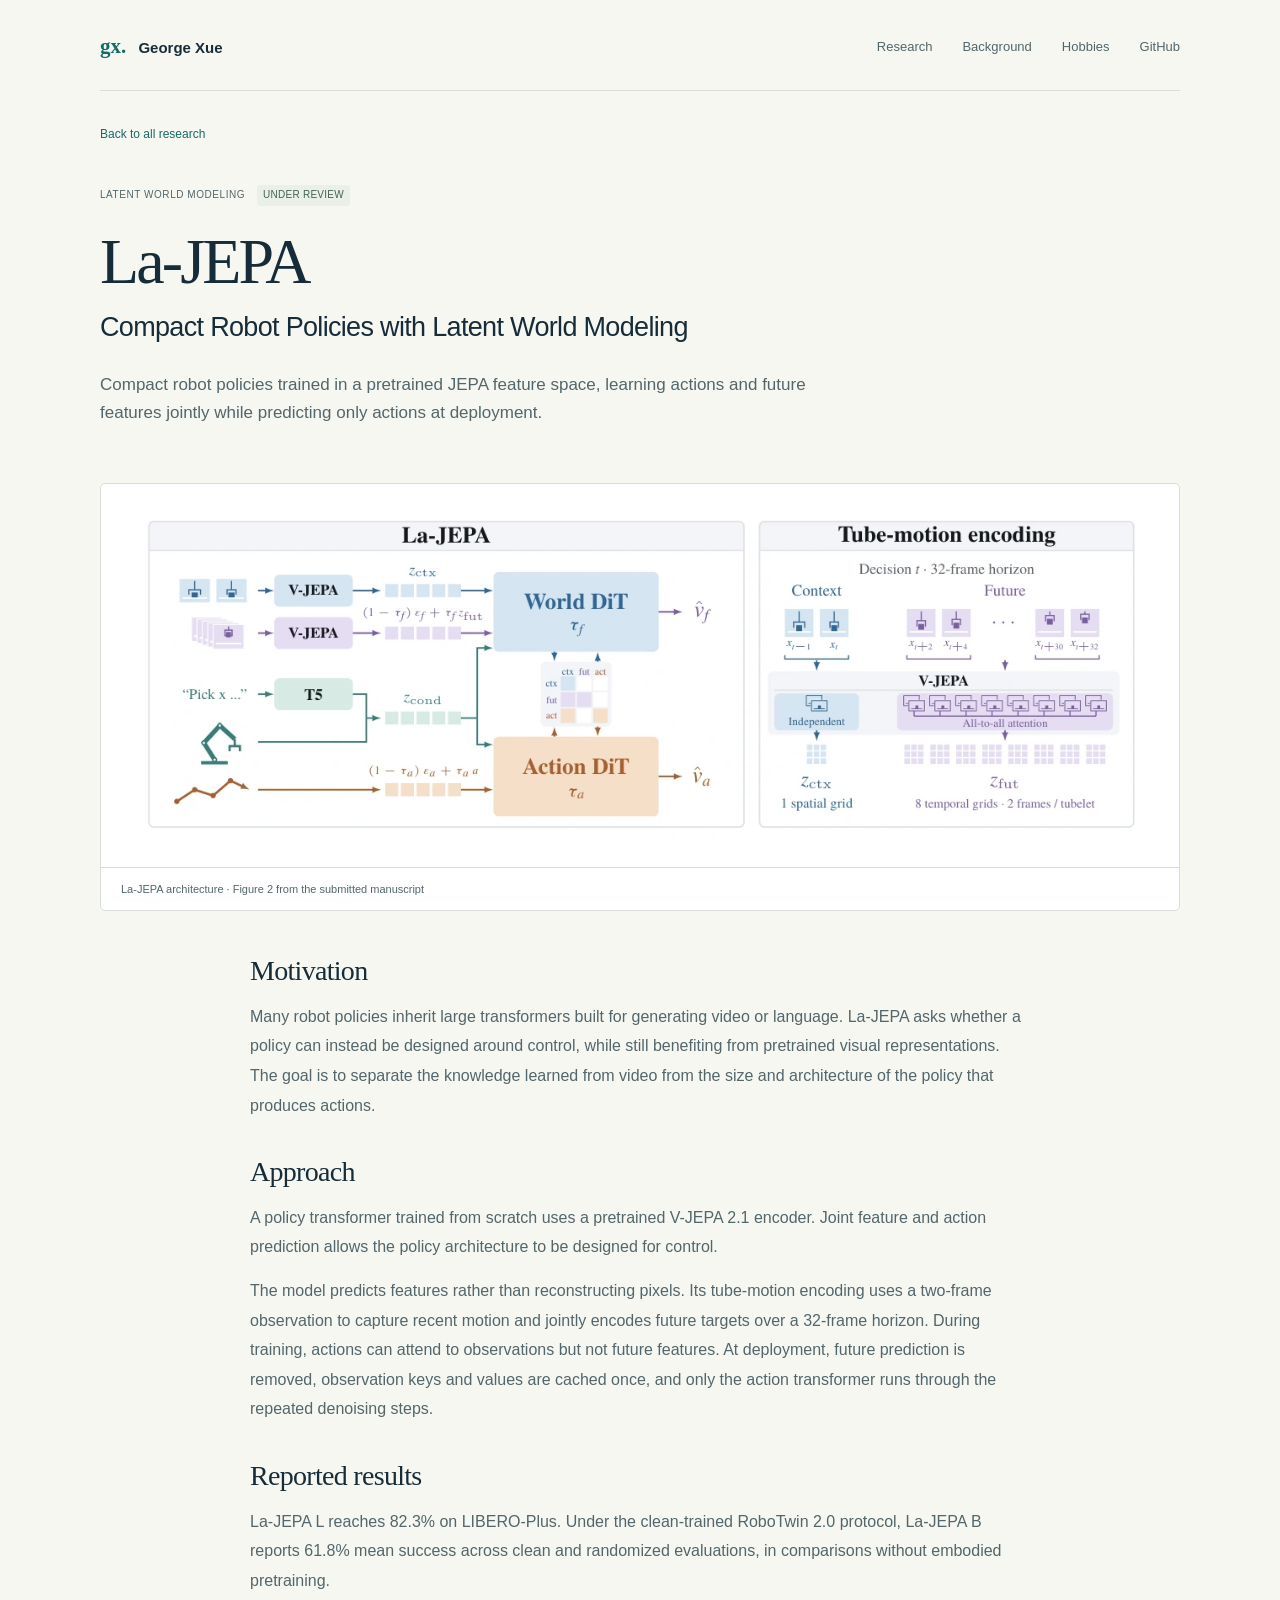
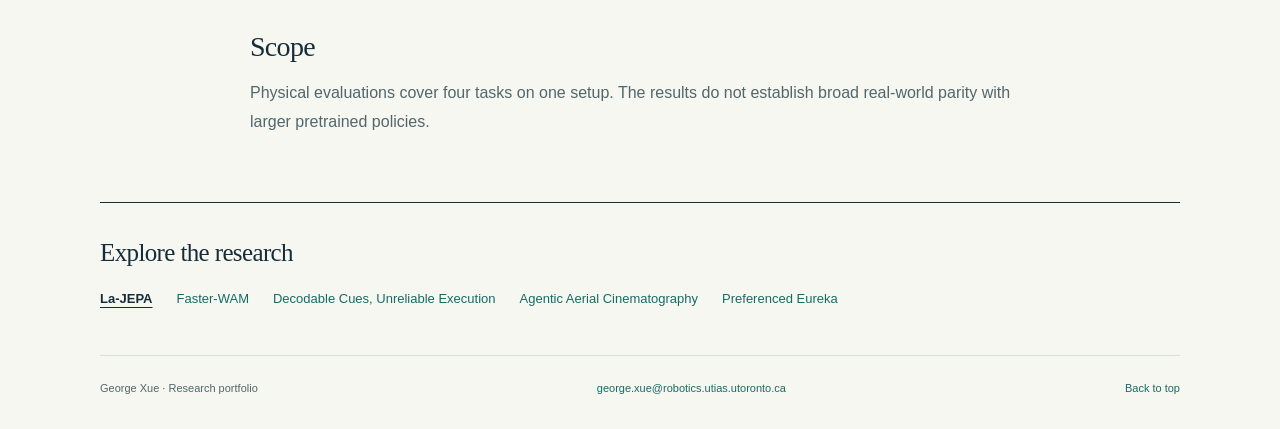
<file: projects/la-jepa/index.html>
<!doctype html>
<html lang="en">
  <head>
    <meta charset="utf-8">
    <meta name="viewport" content="width=device-width,initial-scale=1">
    <meta name="description" content="Compact robot policies trained in a pretrained JEPA feature space, learning actions and future features jointly while predicting only actions at deployment.">
    <meta name="theme-color" content="#f7f7f2">
    <title>La-JEPA · George Xue</title>
    <link rel="canonical" href="https://georgexue.com/projects/la-jepa/">
    <link rel="stylesheet" href="../../css/styles.css?v=20261023">
  </head>
  <body>
    <a class="skip" href="#main">Skip to content</a>
    <div class="wrap">
      <header class="header">
        <a class="wordmark" href="../../"><span aria-hidden="true">gx.</span> George Xue</a>
        <nav class="nav" aria-label="Main navigation">
          <a href="../../#research">Research</a>
          <a href="../../#background">Background</a>
          <a href="../../#hobbies">Hobbies</a>
          <a href="https://github.com/sleepmastergx">GitHub</a>
        </nav>
      </header>
      <main id="main" class="project-page">
        <a class="back-link" href="../../#la-jepa">Back to all research</a>
        <article aria-labelledby="project-heading">
          <header class="project-hero">
            <div class="project-meta"><span>Latent world modeling</span>
                  <span class="status">Under review</span></div>
            <h1 id="project-heading">La-JEPA</h1>
            <p class="project-subtitle">Compact Robot Policies with Latent World Modeling</p>
            <p class="project-intro">Compact robot policies trained in a pretrained JEPA feature space, learning actions and future features jointly while predicting only actions at deployment.</p>
            
            
          </header>
          <figure class="project-figure">
                <div class="image-box">
                  <img src="../../images/la-jepa.webp" width="1209" height="384" alt="La-JEPA architecture with JEPA visual features, a World DiT, an Action DiT, and tube-motion encoding.">
                </div>
                <figcaption>La-JEPA architecture · Figure 2 from the submitted manuscript</figcaption>
              </figure>
          <div class="project-content">
          <section class="project-section" aria-labelledby="motivation-heading">
            <h2 id="motivation-heading">Motivation</h2>
            <p>Many robot policies inherit large transformers built for generating video or language. La-JEPA asks whether a policy can instead be designed around control, while still benefiting from pretrained visual representations. The goal is to separate the knowledge learned from video from the size and architecture of the policy that produces actions.</p>
          </section>
          <section class="project-section" aria-labelledby="section-0">
            <h2 id="section-0">Approach</h2>
            <p>A policy transformer trained from scratch uses a pretrained V-JEPA 2.1 encoder. Joint feature and action prediction allows the policy architecture to be designed for control.</p>
            <p>The model predicts features rather than reconstructing pixels. Its tube-motion encoding uses a two-frame observation to capture recent motion and jointly encodes future targets over a 32-frame horizon. During training, actions can attend to observations but not future features. At deployment, future prediction is removed, observation keys and values are cached once, and only the action transformer runs through the repeated denoising steps.</p>
          </section>
          <section class="project-section" aria-labelledby="section-1">
            <h2 id="section-1">Reported results</h2>
            <p>La-JEPA L reaches 82.3% on LIBERO-Plus. Under the clean-trained RoboTwin 2.0 protocol, La-JEPA B reports 61.8% mean success across clean and randomized evaluations, in comparisons without embodied pretraining.</p>
          </section>
          <section class="project-section" aria-labelledby="section-2">
            <h2 id="section-2">Scope</h2>
            <p>Physical evaluations cover four tasks on one setup. The results do not establish broad real-world parity with larger pretrained policies.</p>
          </section>
          </div>
        </article>
        <nav class="more-projects" aria-labelledby="more-projects-heading">
          <h2 id="more-projects-heading">Explore the research</h2>
          <div class="project-nav-links">
            <a href="../la-jepa/" aria-current="page">La-JEPA</a>
            <a href="../faster-wam/">Faster-WAM</a>
            <a href="../robot-memory/">Decodable Cues, Unreliable Execution</a>
            <a href="../acdc/">Agentic Aerial Cinematography</a>
            <a href="../preferenced-eureka/">Preferenced Eureka</a>
          </div>
        </nav>
      </main>
      <footer>
        <span>George Xue · Research portfolio</span>
        <a class="footer-email" href="mailto:george.xue@robotics.utias.utoronto.ca">george.xue@robotics.utias.utoronto.ca</a>
        <a href="#main">Back to top</a>
      </footer>
    </div>
  </body>
</html>
</file>
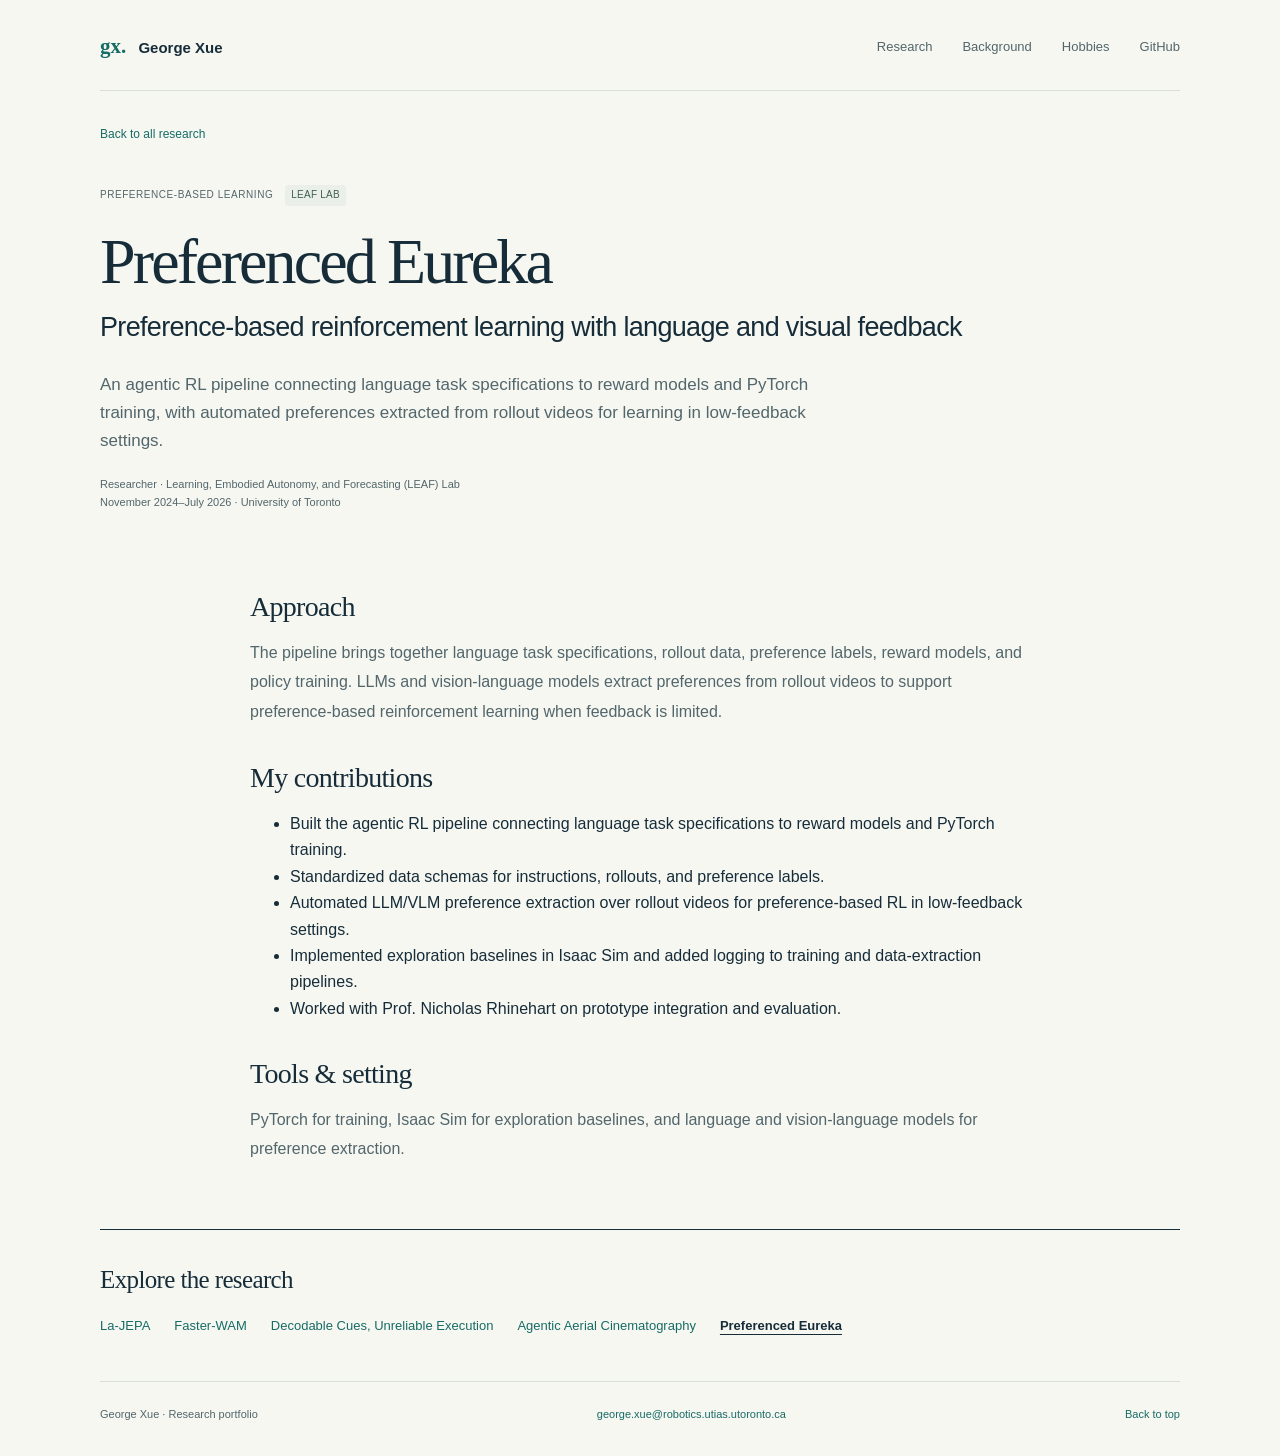
<file: projects/preferenced-eureka/index.html>
<!doctype html>
<html lang="en">
  <head>
    <meta charset="utf-8">
    <meta name="viewport" content="width=device-width,initial-scale=1">
    <meta name="description" content="Preference-based reinforcement learning with language and visual feedback, connecting task specifications, rollout-video preferences, reward models, and PyTorch training.">
    <meta name="theme-color" content="#f7f7f2">
    <title>Preferenced Eureka · George Xue</title>
    <link rel="canonical" href="https://georgexue.com/projects/preferenced-eureka/">
    <link rel="stylesheet" href="../../css/styles.css?v=20261023">
  </head>
  <body>
    <a class="skip" href="#main">Skip to content</a>
    <div class="wrap">
      <header class="header">
        <a class="wordmark" href="../../"><span aria-hidden="true">gx.</span> George Xue</a>
        <nav class="nav" aria-label="Main navigation">
          <a href="../../#research">Research</a>
          <a href="../../#background">Background</a>
          <a href="../../#hobbies">Hobbies</a>
          <a href="https://github.com/sleepmastergx">GitHub</a>
        </nav>
      </header>
      <main id="main" class="project-page">
        <a class="back-link" href="../../#preferenced-eureka">Back to all research</a>
        <article aria-labelledby="project-heading">
          <header class="project-hero">
            <div class="project-meta"><span>Preference-based learning</span><span class="status">LEAF Lab</span></div>
            <h1 id="project-heading">Preferenced Eureka</h1>
            <p class="project-subtitle">Preference-based reinforcement learning with language and visual feedback</p>
            <p class="project-intro">An agentic RL pipeline connecting language task specifications to reward models and PyTorch training, with automated preferences extracted from rollout videos for learning in low-feedback settings.</p>
            <p class="role">Researcher · Learning, Embodied Autonomy, and Forecasting (LEAF) Lab<br>November 2024–July 2026 · University of Toronto</p>
          </header>
          <div class="project-content">
          <section class="project-section" aria-labelledby="approach-heading">
            <h2 id="approach-heading">Approach</h2>
            <p>The pipeline brings together language task specifications, rollout data, preference labels, reward models, and policy training. LLMs and vision-language models extract preferences from rollout videos to support preference-based reinforcement learning when feedback is limited.</p>
          </section>
          <section class="project-section" aria-labelledby="contributions-heading">
            <h2 id="contributions-heading">My contributions</h2>
            <ul>
              <li>Built the agentic RL pipeline connecting language task specifications to reward models and PyTorch training.</li>
              <li>Standardized data schemas for instructions, rollouts, and preference labels.</li>
              <li>Automated LLM/VLM preference extraction over rollout videos for preference-based RL in low-feedback settings.</li>
              <li>Implemented exploration baselines in Isaac Sim and added logging to training and data-extraction pipelines.</li>
              <li>Worked with Prof. Nicholas Rhinehart on prototype integration and evaluation.</li>
            </ul>
          </section>
          <section class="project-section" aria-labelledby="tools-heading">
            <h2 id="tools-heading">Tools &amp; setting</h2>
            <p>PyTorch for training, Isaac Sim for exploration baselines, and language and vision-language models for preference extraction.</p>
          </section>
          </div>
        </article>
        <nav class="more-projects" aria-labelledby="more-projects-heading">
          <h2 id="more-projects-heading">Explore the research</h2>
          <div class="project-nav-links">
            <a href="../la-jepa/">La-JEPA</a>
            <a href="../faster-wam/">Faster-WAM</a>
            <a href="../robot-memory/">Decodable Cues, Unreliable Execution</a>
            <a href="../acdc/">Agentic Aerial Cinematography</a>
            <a href="../preferenced-eureka/" aria-current="page">Preferenced Eureka</a>
          </div>
        </nav>
      </main>
      <footer>
        <span>George Xue · Research portfolio</span>
        <a class="footer-email" href="mailto:george.xue@robotics.utias.utoronto.ca">george.xue@robotics.utias.utoronto.ca</a>
        <a href="#main">Back to top</a>
      </footer>
    </div>
  </body>
</html>
</file>
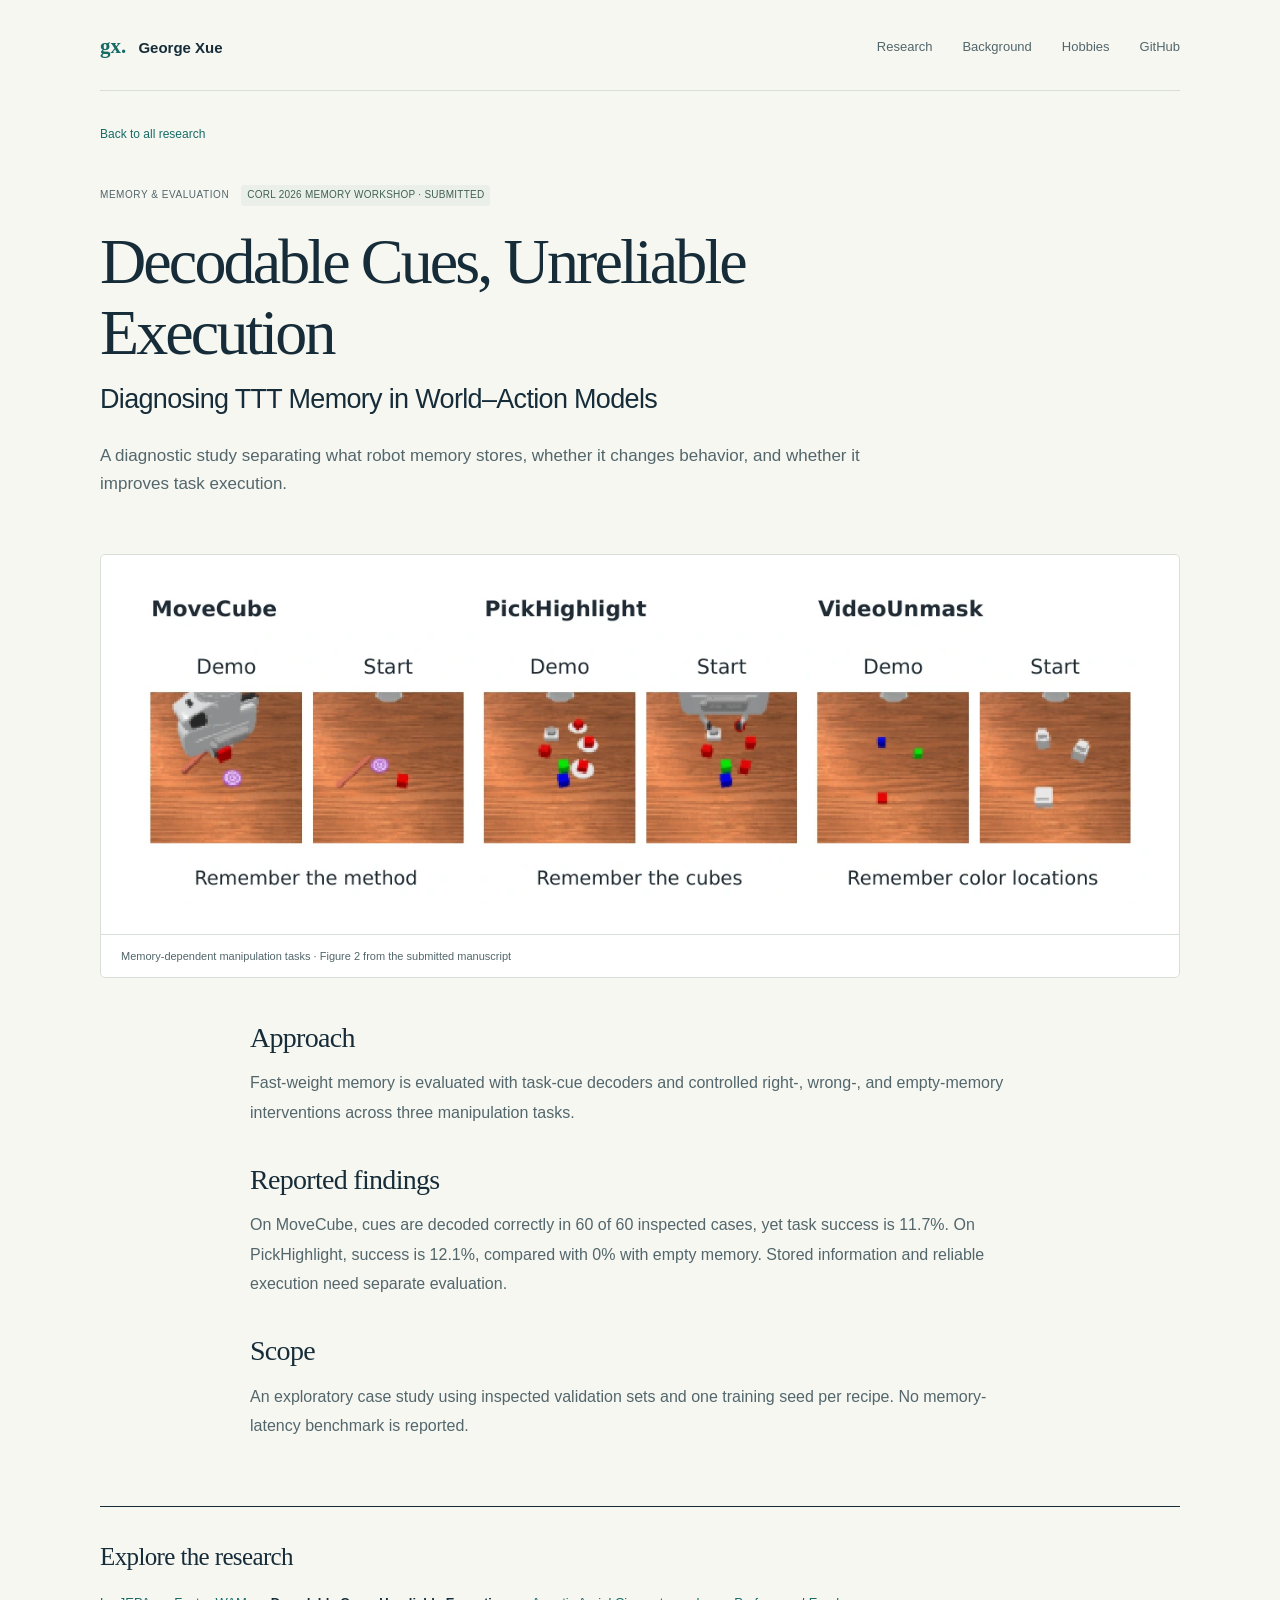
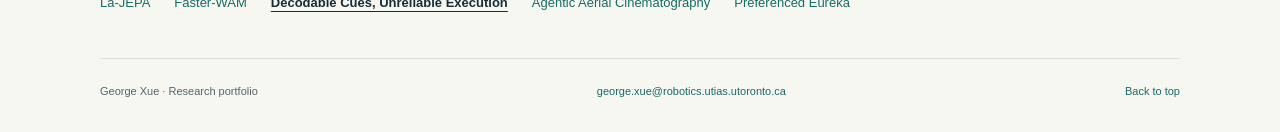
<file: projects/robot-memory/index.html>
<!doctype html>
<html lang="en">
  <head>
    <meta charset="utf-8">
    <meta name="viewport" content="width=device-width,initial-scale=1">
    <meta name="description" content="A diagnostic study separating what robot memory stores, whether it changes behavior, and whether it improves task execution.">
    <meta name="theme-color" content="#f7f7f2">
    <title>Decodable Cues, Unreliable Execution · George Xue</title>
    <link rel="canonical" href="https://georgexue.com/projects/robot-memory/">
    <link rel="stylesheet" href="../../css/styles.css?v=20261023">
  </head>
  <body>
    <a class="skip" href="#main">Skip to content</a>
    <div class="wrap">
      <header class="header">
        <a class="wordmark" href="../../"><span aria-hidden="true">gx.</span> George Xue</a>
        <nav class="nav" aria-label="Main navigation">
          <a href="../../#research">Research</a>
          <a href="../../#background">Background</a>
          <a href="../../#hobbies">Hobbies</a>
          <a href="https://github.com/sleepmastergx">GitHub</a>
        </nav>
      </header>
      <main id="main" class="project-page">
        <a class="back-link" href="../../#robot-memory">Back to all research</a>
        <article aria-labelledby="project-heading">
          <header class="project-hero">
            <div class="project-meta"><span>Memory &amp; evaluation</span>
                  <span class="status">CoRL 2026 Memory Workshop · Submitted</span></div>
            <h1 id="project-heading">Decodable Cues, Unreliable Execution</h1>
            <p class="project-subtitle">Diagnosing TTT Memory in World–Action Models</p>
            <p class="project-intro">A diagnostic study separating what robot memory stores, whether it changes behavior, and whether it improves task execution.</p>
            
            
          </header>
          <figure class="project-figure">
                <div class="image-box">
                  <img src="../../images/memory-tasks.webp" width="1209" height="378" alt="Demonstration and starting observations for three memory-dependent tasks: MoveCube, PickHighlight, and VideoUnmask.">
                </div>
                <figcaption>Memory-dependent manipulation tasks · Figure 2 from the submitted manuscript</figcaption>
              </figure>
          <div class="project-content">
          <section class="project-section" aria-labelledby="section-0">
            <h2 id="section-0">Approach</h2>
            <p>Fast-weight memory is evaluated with task-cue decoders and controlled right-, wrong-, and empty-memory interventions across three manipulation tasks.</p>
          </section>
          <section class="project-section" aria-labelledby="section-1">
            <h2 id="section-1">Reported findings</h2>
            <p>On MoveCube, cues are decoded correctly in 60 of 60 inspected cases, yet task success is 11.7%. On PickHighlight, success is 12.1%, compared with 0% with empty memory. Stored information and reliable execution need separate evaluation.</p>
          </section>
          <section class="project-section" aria-labelledby="section-2">
            <h2 id="section-2">Scope</h2>
            <p>An exploratory case study using inspected validation sets and one training seed per recipe. No memory-latency benchmark is reported.</p>
          </section>
          </div>
        </article>
        <nav class="more-projects" aria-labelledby="more-projects-heading">
          <h2 id="more-projects-heading">Explore the research</h2>
          <div class="project-nav-links">
            <a href="../la-jepa/">La-JEPA</a>
            <a href="../faster-wam/">Faster-WAM</a>
            <a href="../robot-memory/" aria-current="page">Decodable Cues, Unreliable Execution</a>
            <a href="../acdc/">Agentic Aerial Cinematography</a>
            <a href="../preferenced-eureka/">Preferenced Eureka</a>
          </div>
        </nav>
      </main>
      <footer>
        <span>George Xue · Research portfolio</span>
        <a class="footer-email" href="mailto:george.xue@robotics.utias.utoronto.ca">george.xue@robotics.utias.utoronto.ca</a>
        <a href="#main">Back to top</a>
      </footer>
    </div>
  </body>
</html>
</file>
<file: assets/css/base.css>
*{box-sizing:border-box}html{scroll-behavior:smooth;scroll-padding-top:80px}body{margin:0}a{color:inherit;text-decoration:none}a:hover{text-decoration:underline;text-underline-offset:5px}button,a,summary{-webkit-tap-highlight-color:transparent}a:focus-visible,summary:focus-visible{outline:2px solid currentColor;outline-offset:5px}img{max-width:100%;display:block}figure{margin:0}p,h1,h2,h3{margin:0}nav,.links{display:flex;align-items:center}summary{cursor:pointer}::selection{background:#c2d3bc;color:#172a23}.skip{position:fixed;top:-100px;left:20px;background:#fff;color:#111;padding:12px;z-index:1000}.skip:focus{top:10px}.review{font:12px/1.2 Arial,sans-serif;position:sticky;top:0;z-index:50;display:flex;align-items:center;justify-content:space-between;gap:20px;padding:12px 24px;color:#eaeae6;background:#222623;border-bottom:1px solid #555a56;min-height:57px}.review-label{font-weight:700;white-space:nowrap;letter-spacing:.04em}.review-label span{font-weight:400;margin-left:10px;color:#adb6af}.review nav{gap:7px}.review nav a{padding:9px 12px;border-radius:2px;color:#c5ccc7;white-space:nowrap}.review nav a span{color:#94a198;margin-right:5px}.review nav a[aria-current]{background:#e9eee9;color:#17231b}.review nav a[aria-current] span{color:#53745b}.review nav a:hover{background:#38423a;text-decoration:none;color:white}.review nav a[aria-current]:hover{background:white;color:#17231b}.review-private{font-size:10px;color:#adb6af;letter-spacing:.06em;text-transform:uppercase}.page{max-width:1600px;margin:auto}.header{display:flex;justify-content:space-between;align-items:center;gap:30px}.header nav{gap:28px;font-size:13px}.wordmark{font-weight:600}.eyebrow{text-transform:uppercase;letter-spacing:.11em;font:11px/1.5 'Courier New',monospace}.links{gap:20px;flex-wrap:wrap;font:12px/1.5 Arial,sans-serif}.project-link span{padding-left:10px}.description{font-size:14px;line-height:1.75}.status{font:11px/1.6 'Courier New',monospace}.note{font-size:11px;line-height:1.6}.background-items{display:grid;grid-template-columns:repeat(3,1fr)}.background-items h3{font-weight:500}.background-items p{line-height:1.8}footer>div{display:flex;gap:24px;align-items:center;padding-bottom:25px}footer>div>span{margin-right:auto}.credits{font-size:10px;line-height:1.7;opacity:.65;max-width:850px}.credits p{margin-top:10px}.credits a{text-decoration:underline}.credits summary{width:max-content}.credits[open]{opacity:1}
/* 01 · Refined editorial */
.v1{color:#263d33;background:#f4f2e9;font-family:Arial,sans-serif}.v1 .page{padding:0 6.5%}.v1 .header{height:92px;border-bottom:1px solid #bec4b7}.v1 .wordmark{font:24px/1 Georgia,serif;letter-spacing:-1px}.wordmark-dot{color:#a35235}.v1 .intro{position:relative;padding:72px 0 65px}.v1 .intro>.eyebrow{color:#617465}.v1 h1{font:clamp(90px,11.5vw,172px)/1.03 Georgia,serif;letter-spacing:-.075em;margin:24px 0 43px}.v1 h1 em{font-weight:400;color:#a35235}.v1 .intro-bottom{display:grid;grid-template-columns:1fr 1fr;gap:14%;padding-right:5%}.v1 .affiliation{font-size:12px;line-height:1.9;color:#617064}.v1 .lead{font:clamp(27px,3.1vw,43px)/1.2 Georgia,serif;letter-spacing:-.035em}.v1 .intro-copy>p:not(.lead){font-size:13px;line-height:1.8;max-width:370px;margin:22px 0 26px;color:#657064}.v1 .text-link{display:inline-flex;gap:55px;font-size:12px;border-bottom:1px solid #66796c;padding-bottom:8px}.v1 .margin-note{position:absolute;left:0;bottom:70px;writing-mode:vertical-rl;font:9px 'Courier New',monospace;letter-spacing:.1em;color:#7b8578}.v1 .section-title{border-top:1px solid #344c3e;padding-top:20px;display:flex;justify-content:space-between;align-items:baseline}.v1 .section-title h2{font:32px Georgia,serif;letter-spacing:-1px}.v1 .section-title>span{font:10px 'Courier New',monospace;text-transform:uppercase;letter-spacing:.1em;color:#778376}.v1 .editorial-project{display:grid;grid-template-columns:35px 1fr 1.1fr;column-gap:32px;padding:54px 0;border-bottom:1px solid #c4c9bc;align-items:start}.v1 .project-number{font:12px 'Courier New',monospace;color:#a35235;padding-top:3px}.v1 .project-info .eyebrow{color:#7c8478;margin-bottom:14px}.v1 .project-info h3{font:32px/1.15 Georgia,serif;letter-spacing:-.035em;max-width:450px}.v1 .subtitle{font:17px/1.45 Georgia,serif;margin:12px 0 15px;color:#657465}.v1 .description{color:#657064;font-size:13px;max-width:430px}.v1 .status{margin-top:21px;color:#7b513c}.v1 .note{color:#6a746a;margin-top:6px}.v1 .links{margin-top:22px}.v1 .editorial-project figure{padding:24px 0 0 24px}.v1 figure img{width:100%;max-height:310px;object-fit:contain;background:#fff}.v1 figcaption{font:9px/1.5 'Courier New',monospace;color:#7f897b;margin-top:10px}.v1 .project-1{grid-template-columns:35px 1fr 1.6fr}.v1 .project-1 figure{padding:15px 0 0 22px}.v1 .project-5 figure img{max-height:260px;object-fit:cover}.v1 .background{margin-top:75px}.v1 .background-items{gap:40px;padding:40px 0 65px}.v1 .background-items h3{font:20px Georgia,serif;margin-bottom:14px}.v1 .background-items p{font-size:12px;color:#687469}.v1 .fishing{border-top:1px solid #c4c9bc;padding:45px 0 60px;display:grid;grid-template-columns:1fr 1.7fr 1fr;gap:25px;align-items:center}.v1 .fishing p{font:32px/1.3 Georgia,serif;letter-spacing:-1px}.v1 .fishing svg{width:100%;color:#899887}.v1 footer{padding:35px 0;border-top:1px solid #344c3e;font-size:11px}
/* 02 · Field notes */
.v2{background:#f1f1e6;color:#203bb8;font-family:Arial,sans-serif}.v2 .page{padding:0 5%}.v2 .header{height:92px;border-bottom:2px solid #203bb8}.v2 .wordmark{font:14px 'Courier New',monospace;font-weight:bold}.v2 .header nav{font-size:12px}.v2 .field-hero{position:relative;padding:46px 0 50px;display:grid;grid-template-columns:1.2fr 1fr;gap:30px}.v2 .field-title{position:relative;z-index:2}.v2 h1{font-size:clamp(74px,9.5vw,132px);font-weight:700;line-height:.88;letter-spacing:-.075em;margin-top:30px}.v2 h1 span{font-family:Georgia,serif;font-style:italic;font-weight:400;letter-spacing:-.09em}.v2 .handwritten{font:italic 19px/1.15 Georgia,serif;transform:rotate(-9deg);position:absolute;right:-16%;top:5%;width:180px;color:#c34a2c}.v2 .hero-figure{padding-top:75px;transform:rotate(3deg);align-self:center;position:relative}.v2 .hero-figure:before{content:'';position:absolute;left:34%;top:57px;width:95px;height:28px;background:#e7d47c;opacity:.7;transform:rotate(-7deg);z-index:3}.v2 .hero-figure img{width:100%;aspect-ratio:1.1;object-fit:cover;object-position:54% 50%;border:8px solid white;box-shadow:3px 6px 0 #203bb81c}.v2 .figure-tag{position:absolute;top:49px;left:8px;font:10px 'Courier New',monospace}.v2 .hero-figure figcaption{font:9px/1.5 'Courier New',monospace;margin-top:14px;max-width:330px}.v2 .field-intro{grid-column:1/-1;display:grid;grid-template-columns:120px 1fr 100px;gap:30px;align-items:center;padding-top:27px}.v2 .small-star{font-size:100px;line-height:1;color:#e25d3b}.v2 .field-intro p{font-size:16px;line-height:1.65;max-width:620px}.v2 .round-arrow{width:66px;height:66px;border:1px solid #203bb8;border-radius:50%;display:grid;place-items:center;font-size:34px;justify-self:end}.v2 .round-arrow:hover{background:#203bb8;color:#f1f1e6;text-decoration:none}.v2 .field-work{border-top:2px solid #203bb8;margin-top:24px;padding-top:40px}.v2 .field-heading{display:flex;justify-content:space-between;align-items:end;padding-bottom:55px}.v2 .field-heading h2{font-size:57px;line-height:1;letter-spacing:-3px;font-weight:500}.v2 .field-heading h2 em{font-family:Georgia,serif;font-weight:400}.v2 .field-heading>p{font:11px/1.8 'Courier New',monospace}.v2 .field-grid{display:grid;grid-template-columns:1fr 1fr;gap:70px 65px}.v2 .field-project{position:relative;min-width:0}.v2 .field-project.fp-2{padding-top:130px}.v2 .field-project.fp-4{padding-top:100px}.v2 .field-project.fp-5{grid-column:1/-1;display:grid;grid-template-columns:1fr 1fr;gap:65px;align-items:center;margin-bottom:60px}.v2 .field-image{position:relative;margin-bottom:27px}.v2 .field-image img{width:100%;height:250px;object-fit:contain;background:white;padding:16px;border:1px solid #d5d8cc}.v2 .field-image figcaption{font:9px/1.5 'Courier New',monospace;margin:9px 0}.v2 .field-index{position:absolute;left:-16px;top:-16px;width:44px;height:44px;background:#e05a38;color:#f5f2e6;border-radius:50%;display:grid;place-items:center;font:18px 'Courier New',monospace;transform:rotate(-12deg);z-index:2}.v2 .fp-2 .field-index,.v2 .fp-4 .field-index{background:#203bb8}.v2 .field-project h3{font-size:34px;line-height:1.05;letter-spacing:-1.5px;margin:12px 0}.v2 .subtitle{font:italic 20px/1.3 Georgia,serif;margin-bottom:18px}.v2 .description{font-size:13px;line-height:1.75;color:#4b5483}.v2 .status{margin-top:18px}.v2 .note{margin-top:5px;color:#5b5f80}.v2 .links{margin-top:22px;padding-top:14px;border-top:1px solid #a8aed2}.v2 .fp-5 .field-image img{height:320px;object-fit:cover;padding:0;border:0}.v2 .field-about{background:#203bb8;color:#f1f1e6;margin:0 -5.56%;padding:50px 5.56% 0}.v2 .field-about h2{font-size:51px;letter-spacing:-2px;line-height:1.08;margin:25px 0 55px}.v2 .field-about h2 em{font-family:Georgia,serif;font-weight:400}.v2 .background-items{gap:35px}.v2 .background-items h3{font:22px Georgia,serif;margin-bottom:14px}.v2 .background-items p{font-size:12px;opacity:.8}.v2 .field-fishing{border-top:1px solid #8191d2;display:flex;gap:30px;align-items:center;padding:34px 0 40px;margin-top:50px}.v2 .field-fishing span{font-size:70px;line-height:1;color:#f2bd54}.v2 .field-fishing p{font:21px/1.4 Georgia,serif}.v2 footer{margin:0 -5.56%;padding:30px 5.56%;background:#203bb8;color:#f1f1e6;border-top:1px solid #8191d2;font:11px 'Courier New',monospace}
/* 03 · Technical index */
.v3{background:#151615;color:#e6e6df;font-family:Arial,sans-serif}.v3 .page{padding:0 5%}.v3 .header{height:84px;border-bottom:1px solid #494b46}.v3 .wordmark{font:16px 'Courier New',monospace}.v3 .header nav{font:11px 'Courier New',monospace;text-transform:uppercase}.v3 .index-hero{padding-top:35px}.v3 .index-kicker{display:flex;justify-content:space-between;font:10px 'Courier New',monospace;text-transform:uppercase;letter-spacing:.04em}.v3 .index-kicker i{display:inline-block;width:7px;height:7px;background:#f07747;margin-right:8px}.v3 h1{font-size:clamp(80px,17.5vw,235px);font-weight:600;line-height:.78;letter-spacing:-.075em;position:relative;margin:55px 0 40px}.v3 h1>span{color:#f07747}.v3 h1 b{font-weight:400;position:absolute;right:3%;top:35%;font-size:.65em;color:#71776b}.v3 .index-intro{display:grid;grid-template-columns:1fr 1.3fr .5fr;gap:60px;border-top:1px solid #494b46;padding:23px 0 65px;align-items:start}.v3 .index-intro p:first-child{font:11px/1.8 'Courier New',monospace;color:#a1a79c}.v3 .index-intro p:nth-child(2){font:22px/1.3 Arial,sans-serif;letter-spacing:-.5px;max-width:440px}.v3 .index-intro a{font:11px 'Courier New',monospace;justify-self:end;border-bottom:1px solid #777f71;padding-bottom:8px}.v3 .index-section-label{display:flex;justify-content:space-between;align-items:baseline;padding:19px 0 30px;border-top:1px solid #92968a}.v3 .index-section-label h2,.v3 .index-section-label span{font:10px 'Courier New',monospace;text-transform:uppercase;letter-spacing:.06em}.v3 .index-section-label>span{color:#969d90}.v3 .research-entry{border-bottom:1px solid #494b46}.v3 .research-entry>summary{list-style:none;display:grid;grid-template-columns:50px 1fr 190px 30px;gap:15px;align-items:center;padding:27px 0}.v3 .research-entry>summary::-webkit-details-marker{display:none}.v3 .entry-number{font:11px 'Courier New',monospace;color:#8c9586}.v3 .entry-title{font-size:28px;letter-spacing:-1px;line-height:1.1}.v3 .entry-topic{font:10px/1.5 'Courier New',monospace;color:#9ca593}.v3 .entry-toggle:after{content:'+';font:30px 'Courier New',monospace;font-weight:300}.v3 details[open] .entry-toggle:after{content:'−';color:#f07747}.v3 details[open] .entry-title{color:#f07747}.v3 .entry-content{display:grid;grid-template-columns:1fr 1.1fr;gap:55px;padding:10px 45px 42px 65px}.v3 .subtitle{font-size:20px;line-height:1.3;margin-bottom:20px}.v3 .description{font-size:13px;line-height:1.75;color:#aab0a3}.v3 .status{margin-top:22px;color:#d9aa8f}.v3 .note{color:#969d90;margin-top:8px}.v3 .links{margin-top:22px;font:10px 'Courier New',monospace;gap:20px}.v3 figure img{width:100%;height:220px;object-fit:contain;background:#fafafa;padding:14px}.v3 figcaption{font:9px/1.5 'Courier New',monospace;color:#9ba391;margin-top:10px}.v3 .index-background{margin-top:70px}.v3 .background-items{gap:30px;padding:10px 0 45px}.v3 .background-items h3{font-size:20px;letter-spacing:-.5px;margin-bottom:15px}.v3 .background-items p{font:11px/1.8 'Courier New',monospace;color:#969e8c}.v3 .index-personal{display:flex;gap:90px;align-items:baseline;border-top:1px solid #494b46;padding:28px 0}.v3 .index-personal span{font:10px 'Courier New',monospace;text-transform:uppercase;color:#8f9987}.v3 .index-personal p{font-size:25px}.v3 .index-contact{margin:50px 0 65px}.v3 .index-contact p{font-size:clamp(45px,7.5vw,100px);line-height:1.05;letter-spacing:-.06em}.v3 .index-contact a{color:#f07747}.v3 footer{border-top:1px solid #92968a;padding:30px 0;font:10px 'Courier New',monospace}
@media(min-width:1500px){.v1 .page,.v2 .page,.v3 .page{padding-left:85px;padding-right:85px}}
@media(max-width:950px){.review-private{display:none}.review{justify-content:center;gap:25px}.v1 .editorial-project,.v1 .project-1{grid-template-columns:25px 1fr 1fr;column-gap:20px}.v1 .editorial-project figure{padding-left:0}.v1 .intro-bottom{gap:7%}.v1 .fishing{grid-template-columns:1fr 2fr}.v1 .fishing svg{display:none}.v2 .handwritten{right:-10%;font-size:15px}.v2 .field-grid{gap:55px 35px}.v2 .field-image img{height:210px}.v2 .field-project.fp-5{gap:35px}.v3 .entry-title{font-size:23px}.v3 .research-entry>summary{grid-template-columns:35px 1fr 140px 25px}.v3 .entry-content{padding-left:50px;padding-right:0;gap:30px}.v3 .index-intro{gap:30px}}
@media(max-width:650px){html{scroll-padding-top:95px}.review{padding:10px 10px 8px;display:block;min-height:80px}.review-label{display:block;font-size:10px;text-align:center;margin-bottom:7px}.review-label span{margin-left:5px}.review nav{justify-content:center;gap:3px}.review nav a{padding:8px 7px;font-size:10px}.review nav a span{margin-right:2px}.header{gap:20px}.header nav{gap:17px;font-size:10px}.header nav a:last-child{display:none}.background-items{grid-template-columns:1fr;gap:27px!important}.background-items>div{display:grid;grid-template-columns:1fr 1fr;gap:20px}.background-items h3{font-size:18px!important}.background-items p{font-size:11px!important}.links{gap:17px}footer>div{gap:17px;flex-wrap:wrap}footer>div>span{width:100%;margin-bottom:4px}.credits{font-size:9px}.v1 .page{padding:0 6%}.v1 .header{height:70px}.v1 .wordmark{font-size:22px}.v1 .intro{padding:40px 0 44px}.v1 .intro>.eyebrow{font-size:9px}.v1 h1{font-size:clamp(66px,18vw,115px);letter-spacing:-.075em;margin:22px 0 25px;white-space:nowrap}.v1 .intro-bottom{display:block;padding:0}.v1 .affiliation{font-size:10px;margin-bottom:32px}.v1 .lead{font-size:32px;line-height:1.15}.v1 .lead br:nth-of-type(1){display:none}.v1 .intro-copy>p:not(.lead){font-size:12px;line-height:1.75;margin:19px 0 23px;max-width:100%}.v1 .margin-note{display:none}.v1 .section-title h2{font-size:27px}.v1 .section-title>span{font-size:9px}.v1 .editorial-project,.v1 .project-1{grid-template-columns:23px 1fr;column-gap:13px;padding:32px 0}.v1 .project-info h3{font-size:29px}.v1 .project-info .eyebrow{font-size:9px;margin-bottom:10px}.v1 .subtitle{font-size:17px;margin:10px 0 13px}.v1 .description{font-size:12px;line-height:1.75}.v1 .status{font-size:10px;margin-top:16px}.v1 .editorial-project figure,.v1 .project-1 figure{grid-column:2;padding:25px 0 0}.v1 figure img{max-height:230px}.v1 .background{margin-top:45px}.v1 .background-items{padding:30px 0 35px}.v1 .background-items h3{margin:0;line-height:1.2}.v1 .fishing{padding:30px 0 38px;display:block}.v1 .fishing .eyebrow{font-size:9px}.v1 .fishing p{font-size:30px;margin-top:20px}.v1 footer{padding:25px 0}.v2 .page{padding:0 6%}.v2 .header{height:65px}.v2 .wordmark{font-size:11px}.v2 .header nav{font-size:10px}.v2 .field-hero{display:flex;flex-direction:column;padding:31px 0 35px;gap:20px}.v2 .field-title>.eyebrow{font-size:8px;letter-spacing:.08em}.v2 h1{font-size:clamp(75px,18vw,110px);margin-top:24px}.v2 .handwritten{top:auto;bottom:1%;right:0;font-size:13px;width:100px;transform:rotate(-8deg)}.v2 .hero-figure{padding:25px 0 0;width:86%;margin-left:9%;transform:rotate(3deg)}.v2 .hero-figure img{aspect-ratio:1.5;border:6px solid white}.v2 .hero-figure:before{top:13px;width:65px;height:19px}.v2 .figure-tag{top:3px;font-size:8px}.v2 .hero-figure figcaption{font-size:8px;margin-top:9px}.v2 .field-intro{grid-template-columns:36px 1fr;padding-top:10px;gap:16px}.v2 .small-star{font-size:43px;align-self:start}.v2 .field-intro p{font-size:12px;line-height:1.65}.v2 .round-arrow{display:none}.v2 .field-work{padding-top:26px;margin-top:5px}.v2 .field-heading{display:block;padding-bottom:35px}.v2 .field-heading h2{font-size:43px;letter-spacing:-2px}.v2 .field-heading>p{font-size:9px;margin-top:20px}.v2 .field-grid{grid-template-columns:1fr;gap:45px}.v2 .field-project.fp-2,.v2 .field-project.fp-4{padding-top:0}.v2 .field-project.fp-5{grid-column:auto;display:block;margin-bottom:35px}.v2 .field-image{margin-bottom:23px}.v2 .field-image img{height:200px;padding:12px}.v2 .field-index{left:-10px;top:-10px;width:35px;height:35px;font-size:15px}.v2 .field-project h3{font-size:30px;margin:10px 0}.v2 .field-project .eyebrow{font-size:9px}.v2 .subtitle{font-size:19px;margin-bottom:14px}.v2 .description{font-size:12px}.v2 .status{font-size:10px}.v2 .fp-5 .field-image img{height:230px}.v2 .field-about{margin:0 -6.82%;padding:35px 6.82% 0}.v2 .field-about h2{font-size:33px;letter-spacing:-1px;margin:18px 0 35px}.v2 .field-about>.eyebrow{font-size:9px}.v2 .background-items h3{margin:0}.v2 .field-fishing{margin-top:33px;padding:23px 0 30px;gap:18px}.v2 .field-fishing span{font-size:55px}.v2 .field-fishing p{font-size:17px}.v2 footer{margin:0 -6.82%;padding:25px 6.82%;font-size:10px}.v3 .page{padding:0 6%}.v3 .header{height:65px}.v3 .wordmark{font-size:13px}.v3 .header nav{font-size:9px}.v3 .index-hero{padding-top:24px}.v3 .index-kicker{font-size:8px;gap:15px;line-height:1.6}.v3 .index-kicker>span:last-child{max-width:90px;text-align:right}.v3 h1{font-size:22vw;letter-spacing:-.065em;margin:38px 0 30px}.v3 h1 b{right:2%;top:41%;font-size:.7em}.v3 .index-intro{grid-template-columns:1fr;gap:20px;padding:18px 0 37px}.v3 .index-intro p:first-child{font-size:9px}.v3 .index-intro p:nth-child(2){font-size:22px;max-width:300px}.v3 .index-intro a{justify-self:start;font-size:10px}.v3 .index-section-label{padding:16px 0 18px;gap:15px;align-items:start}.v3 .index-section-label h2,.v3 .index-section-label>span{font-size:8px;line-height:1.5}.v3 .index-section-label>span{text-align:right;max-width:120px}.v3 .research-entry>summary{grid-template-columns:25px 1fr 24px;gap:10px;padding:23px 0}.v3 .entry-title{font-size:23px;letter-spacing:-.7px}.v3 .entry-topic{display:none}.v3 .entry-number{font-size:9px}.v3 .entry-toggle:after{font-size:25px}.v3 .entry-content{grid-template-columns:1fr;padding:0 0 27px 35px;gap:22px}.v3 .subtitle{font-size:18px;margin-bottom:15px}.v3 .description{font-size:12px}.v3 .status{font-size:10px;margin-top:16px}.v3 .links{font-size:9px}.v3 figure img{height:170px;padding:8px}.v3 .index-background{margin-top:40px}.v3 .background-items{padding:8px 0 28px}.v3 .background-items h3{margin:0}.v3 .index-personal{gap:25px;padding:23px 0}.v3 .index-personal span{font-size:8px}.v3 .index-personal p{font-size:23px}.v3 .index-contact{margin:30px 0 40px}.v3 .index-contact p{font-size:41px}.v3 footer{padding:25px 0}}
@media(prefers-reduced-motion:reduce){html{scroll-behavior:auto}}
.arrow-icon{width:1em;height:1em;display:inline-block;vertical-align:-.1em;flex-shrink:0}.v3 h1 b .arrow-icon{width:.9em;height:.9em;display:block}.v2 .handwritten{right:-5%;top:3%}
@media(max-width:650px){.v2 .handwritten{top:auto;right:0;bottom:1%}}
.v2 .small-star svg{width:90px;height:90px;display:block}.v3 .index-contact .arrow-icon{width:.7em;height:.7em}
@media(max-width:650px){.v1 .lead br{display:none}.v2 .small-star svg{width:36px;height:36px}}
</file>
<file: assets/css/angler.css>
/* A personal angler identity, interpreted in each direction. */
.personal-jump{display:inline-block;margin-top:25px;color:#a35235;border-bottom:1px solid #ba977f;padding-bottom:5px}.v1 .cast-signature{position:absolute;right:-2%;top:65px;width:29%;pointer-events:none}.cast-signature img{width:100%;display:block}.cast-signature>span{position:absolute;right:10px;bottom:3%;font:italic 17px Georgia,serif;color:#a35235;transform:rotate(-7deg)}.v1 .intro{padding-top:61px}.v1 .intro-bottom{padding-right:0}.v1 .intro .lead{font-size:42px}.v1 .margin-note{font-size:8px;letter-spacing:.03em;bottom:60px}.v1 .fishing.angler-about{display:grid;grid-template-columns:.9fr 1.3fr;gap:50px;padding:65px 0 70px;align-items:center}.v1 .angler-about h2{font:52px/1.05 Georgia,serif;letter-spacing:-2px;margin-top:25px}.v1 .angler-about-copy>p{font:13px/1.8 Arial,sans-serif;letter-spacing:0;margin-top:23px}.angler-colophon{font:9px/1.5 'Courier New',monospace;display:block;margin-top:26px;color:#7e8b7a}.v1 .angler-drawing img{background:none;max-height:none;width:100%;object-fit:contain}.v1 .angler-drawing figcaption{text-align:right;font:italic 16px Georgia,serif;color:#a35235}.v1 .fishing .angler-drawing{margin-top:10px}.v1 .intro h1{position:relative;z-index:2}
.v2 .field-hero{grid-template-columns:1.05fr 1fr;gap:35px;padding-top:40px}.v2 .field-title h1{font-size:clamp(100px,13vw,180px);line-height:.83;letter-spacing:-.075em;margin-top:40px}.v2 .field-title h1 span{letter-spacing:-.08em}.v2 .field-persona{font:14px/1.7 'Courier New',monospace;margin-top:33px}.v2 .handwritten{right:2%;top:auto;bottom:10%;width:130px;font-size:19px;transform:rotate(-10deg)}.v2 .angler-notebook{align-self:center;position:relative;transform:rotate(3deg);margin-top:24px;padding:18px 22px 16px;border:1px solid #a6afd0;background:#e6e9d8;box-shadow:7px 7px 0 #d7ddc6;overflow:visible}.v2 .angler-notebook:before{content:'';position:absolute;width:78px;height:24px;top:-12px;left:45%;background:#ebcb63b8;transform:rotate(-7deg)}.notebook-meta{display:flex;justify-content:space-between;font:8px 'Courier New',monospace;letter-spacing:.12em}.water-sketch{color:#304fad;overflow:hidden;margin:12px -22px 0}.water-sketch svg{display:block;width:100%;height:auto}.water-contours{opacity:.32}.pond-ripples{opacity:.65;transform-origin:299px 224px}.cast-thread{stroke-dasharray:1;stroke-dashoffset:0}.notebook-bottom{display:flex;align-items:end;justify-content:space-between;gap:15px;margin-top:-13px}.notebook-title{font:42px/.9 Arial,sans-serif;letter-spacing:-2px}.notebook-title em{font:italic 47px/.9 Georgia,serif}.cast-button{background:transparent;border:1px solid #304fad;color:#203bb8;padding:10px 12px;cursor:pointer;font:10px 'Courier New',monospace;white-space:nowrap}.cast-button:hover,.cast-button:focus-visible{background:#203bb8;color:#f1f1e6}.cast-button span{font-family:Georgia,serif;font-size:15px;margin-left:8px}.cast-hint{font:8px/1.5 'Courier New',monospace;margin-top:18px;color:#6c79a1}.water-sketch.casting .cast-thread{animation:cast-line 1.6s ease-in-out}.water-sketch.casting .pond-float{animation:float-cast 1.6s ease-in-out}.water-sketch.casting .pond-ripples{animation:cast-ripple 2s ease-out}.water-sketch.casting .fish-sketch{animation:fish-glide 2s ease-in-out}@keyframes cast-line{0%{stroke-dashoffset:0}25%{stroke-dashoffset:1}75%,100%{stroke-dashoffset:0}}@keyframes float-cast{0%,100%{transform:translate(0,0)}30%{transform:translate(-60px,-140px) rotate(-7deg);opacity:0}45%{opacity:0}70%{transform:translate(0,-6px);opacity:1}80%{transform:translate(0,4px)}}@keyframes cast-ripple{0%,40%{opacity:0;transform:scale(.4)}60%{opacity:1;transform:scale(.7)}100%{opacity:.65;transform:scale(1)}}@keyframes fish-glide{0%,100%{opacity:1}45%{opacity:.25}}.v2 .field-intro{grid-template-columns:75px 1fr 70px;padding-top:32px}.v2 .small-star svg{width:60px;height:60px}.v2 .field-intro p{font-size:14px}.v2 .field-fishing{display:grid;grid-template-columns:55px 1fr 220px;gap:30px}.v2 .field-fishing>img:first-child{width:45px;height:85px}.v2 .field-fishing .eyebrow{font:9px 'Courier New',monospace;color:#efc76d;display:block;margin-bottom:12px}.v2 .field-fishing p{font-size:30px;line-height:1.2}.v2 .field-fishing .field-fish{width:220px;transform:rotate(-9deg)}
.v3 h1 .index-angler-mark{top:auto;bottom:3%;right:4%;width:24%;font-size:inherit}.v3 .index-angler-mark img{display:block;width:100%;height:auto}.v3 .index-personal-line{display:block;font:12px/1.6 'Courier New',monospace;color:#9eaa95;margin-top:16px}.v3 .index-personal{display:grid;grid-template-columns:1fr 1fr;gap:40px;padding:40px 0 30px;align-items:center}.v3 .index-personal>div>span{font:10px 'Courier New',monospace;color:#f07747;display:block;margin-bottom:24px}.v3 .index-personal h2{font:70px/.95 Arial,sans-serif;letter-spacing:-4px;font-weight:500}.v3 .index-personal p{font:12px/1.8 'Courier New',monospace;color:#9eaa95;margin-top:20px}.v3 .index-personal>img{width:100%;filter:brightness(1.7) saturate(.7)}
@media(max-width:950px){.v1 .cast-signature{width:28%;top:80px;right:-2%}.v1 .cast-signature>span{font-size:14px;right:0;bottom:0}.v1 .intro .lead{font-size:36px}.v2 .field-title h1{font-size:13vw}.v2 .handwritten{font-size:16px;bottom:4%;right:0}.v2 .field-persona{font-size:12px}.v2 .angler-notebook{padding:16px}.v2 .water-sketch{margin-left:-16px;margin-right:-16px}.notebook-title{font-size:35px}.notebook-title em{font-size:40px}.cast-button{font-size:9px;padding:8px}.v2 .field-fishing{grid-template-columns:45px 1fr 160px}.v2 .field-fishing .field-fish{width:160px}.v3 .index-personal h2{font-size:60px}}
@media(max-width:650px){.v1 .intro{padding-top:35px}.v1 .intro>.eyebrow{font-size:9px}.v1 .intro h1{font-size:18vw;margin:20px 0 27px}.v1 .cast-signature{width:36%;top:151px;right:0;opacity:.95}.v1 .cast-signature>span{font-size:10px;right:1%;bottom:-1%}.v1 .affiliation{font-size:9px;max-width:72%;line-height:1.8;margin-bottom:33px}.personal-jump{font-size:9px;margin-top:18px}.v1 .intro .lead{font-size:32px;max-width:300px}.v1 .fishing.angler-about{display:flex;flex-direction:column;align-items:stretch;gap:20px;padding:35px 0 40px}.v1 .angler-about h2{font-size:43px;margin-top:18px}.v1 .angler-about-copy>p{font-size:12px;margin-top:18px}.angler-colophon{font-size:8px;margin-top:18px}.v1 .angler-drawing img{width:100%}.v1 .angler-drawing figcaption{font-size:13px}.v2 .field-hero{gap:23px;padding-top:30px}.v2 .field-title h1{font-size:30vw;line-height:.82;margin-top:26px}.v2 .field-title>.eyebrow{font-size:8px}.v2 .field-persona{font-size:11px;line-height:1.65;margin-top:22px}.v2 .handwritten{right:0;bottom:7%;font-size:15px;width:110px}.v2 .angler-notebook{width:94%;align-self:center;margin:10px 0 12px;padding:14px 17px;transform:rotate(2deg);box-shadow:5px 5px 0 #d7ddc6}.v2 .water-sketch{margin:8px -17px 0}.notebook-meta{font-size:7px}.notebook-title{font-size:30px}.notebook-title em{font-size:36px}.notebook-bottom{margin-top:-17px}.cast-button{font-size:9px;padding:9px 10px}.cast-hint{font-size:7px;margin-top:14px}.v2 .field-intro{grid-template-columns:35px 1fr;gap:16px;padding-top:7px}.v2 .small-star svg{width:32px;height:32px}.v2 .field-intro p{font-size:12px}.v2 .field-fishing{grid-template-columns:35px 1fr;gap:20px;padding:30px 0}.v2 .field-fishing>img:first-child{width:30px;height:60px}.v2 .field-fishing p{font-size:24px}.v2 .field-fishing .field-fish{display:none}.v3 h1 .index-angler-mark{width:31%;right:0;bottom:2%}.v3 .index-personal-line{font-size:10px;margin-top:14px}.v3 .index-personal{grid-template-columns:1fr;padding:28px 0;gap:8px}.v3 .index-personal>div>span{font-size:9px;margin-bottom:20px}.v3 .index-personal h2{font-size:52px;letter-spacing:-3px}.v3 .index-personal p{font-size:11px;margin-top:17px}.v3 .index-personal>img{width:85%;justify-self:end}}
@media(prefers-reduced-motion:reduce){.water-sketch.casting .cast-thread,.water-sketch.casting .pond-float,.water-sketch.casting .pond-ripples,.water-sketch.casting .fish-sketch{animation:none}.water-sketch.casting .pond-ripples{stroke-width:2}}

.v1 .margin-note{display:none}
.v3 h1 .index-angler-mark{right:0;width:20%}
@media(max-width:650px){.v2 .field-title h1{font-size:27vw}.v3 h1 .index-angler-mark{right:0;width:25%;bottom:-10%}}
</file>
<file: assets/css/research-line.css>
/* Research is the fishing interaction, rather than a separate decoration. */
.research-float{display:block;width:18px;height:34px;color:inherit}.project-line-nav{position:relative;display:flex;justify-content:space-between;gap:12px;padding:23px 3% 20px;margin:12px 0 8px}.project-line-nav:before{content:'';position:absolute;left:6%;right:6%;top:42px;height:1px;background:#a7b3a0;transform:rotate(-1deg)}.project-line-nav a{position:relative;display:flex;flex-direction:column;align-items:center;gap:10px;min-width:70px;color:#7c513d;font:10px 'Courier New',monospace}.project-line-nav a .research-float{background:#f4f2e9;width:21px;height:40px}.project-line-nav a:hover{color:#263d33;text-decoration:none}.project-line-nav a:hover .research-float{transform:translateY(-4px)}.v1 .editorial-project{position:relative;scroll-margin-top:80px}.v1 .editorial-project:before{content:'';position:absolute;left:16px;top:73px;bottom:-55px;width:1px;background:#b9c2b0}.v1 .editorial-project:last-child:before{bottom:75px}.v1 .project-number{position:relative;z-index:1;padding:0;display:flex;align-items:center;flex-direction:column;gap:11px}.v1 .project-number .research-float{width:22px;height:42px;background:#f4f2e9}.v1 .project-number>span{background:#f4f2e9;padding:5px 0}.v1 .editorial-project:target .project-info h3{color:#a35235}.v1 .editorial-project:target .project-number .research-float{filter:drop-shadow(0 0 6px #a3523540)}
.v2 .water-sketch{position:relative}.v2 .water-sketch>svg>.pond-float,.v2 .water-sketch>svg>.pond-ripples,.v2 .water-sketch>svg>.fish-sketch{opacity:0}.v2 .water-contours{opacity:.24}.v2 .cast-thread{opacity:.45}.hero-research-floats{position:absolute;inset:0;display:block}.hero-float{position:absolute;display:flex;align-items:center;flex-direction:column;gap:2px;color:#203bb8;font:9px 'Courier New',monospace;min-width:64px;text-align:center;transform:translate(-50%,-50%)}.hero-float .research-float{width:18px;height:34px;color:#d75c38;filter:drop-shadow(0 1px 0 #e6e9d8);--float-paper:#e6e9d8}.hero-float>span{padding:4px 7px;background:#e6e9d8e8;border-bottom:1px solid #8595b9}.hero-float:after{content:'';width:40px;height:9px;border:1px solid #a3adc6;border-radius:50%;position:absolute;top:29px;z-index:-1}.hero-float:hover{text-decoration:none}.hero-float:hover .research-float{transform:translateY(-4px)}.hf-1{left:19%;top:23%}.hf-2{left:68%;top:20%}.hf-3{left:32%;top:52%}.hf-4{left:77%;top:60%}.hf-5{left:46%;top:83%}.v2 .notebook-title{font-size:32px;letter-spacing:-1.3px}.v2 .notebook-title em{font-size:36px}.v2 .hero-cast{font-size:9px;padding:10px}.v2 .hero-cast:hover{text-decoration:none}.research-explorer{margin-bottom:75px}.explorer-heading{display:flex;align-items:center;justify-content:space-between;gap:20px;padding:18px 0;border-top:1px solid #a7afd1}.explorer-heading p{font:11px 'Courier New',monospace}.cast-next{background:#203bb8;color:#f1f1e6;border:1px solid #203bb8;padding:12px 16px;font:11px 'Courier New',monospace;cursor:pointer}.cast-next:hover,.cast-next:focus-visible{color:#203bb8;background:#e1e6d3}.cast-next span{padding-left:12px;font-size:16px}.project-floats{position:relative;display:grid;grid-template-columns:repeat(5,1fr);gap:10px;padding:25px 0 20px}.project-floats:before{content:'';position:absolute;left:9%;right:9%;top:47px;height:1px;background:#788dba;transform:rotate(-1deg)}.project-floats button{position:relative;display:flex;align-items:center;flex-direction:column;background:none;border:0;color:#7f8bb0;font:12px 'Courier New',monospace;padding:0 4px 14px;cursor:pointer;min-width:0}.project-floats button .research-float{width:24px;height:48px;background:#f1f1e6;--float-paper:#f1f1e6;transition:transform .15s}.project-floats button .float-name{color:#203bb8;margin-top:12px;min-height:16px}.project-floats button .float-number{font-size:9px;margin-top:8px;letter-spacing:.1em}.project-floats button[aria-selected=true]{color:#d75c38}.project-floats button[aria-selected=true] .float-name{font-weight:bold}.project-floats button[aria-selected=true]:after{content:'';width:60px;height:11px;position:absolute;top:30px;border:1px solid #d75c38;border-radius:50%;z-index:-1}.project-floats button:hover .research-float{transform:translateY(-5px)}.project-floats button:focus-visible{outline:1px dashed #203bb8;outline-offset:3px}.explorer-current{font:9px 'Courier New',monospace;letter-spacing:.08em;text-transform:uppercase;margin:0 0 18px;color:#6c79a1}.v2 .research-explorer.enhanced .field-grid{display:block;border-top:1px solid #8c9bc4;padding-top:35px;min-height:420px}.v2 .research-explorer.enhanced .field-project{display:grid;grid-template-columns:1.2fr 1fr;gap:50px;align-items:start;padding:0;margin:0;scroll-margin-top:90px}.v2 .research-explorer.enhanced .field-project[hidden]{display:none!important}.v2 .research-explorer.enhanced .field-image{margin:0;padding-top:8px}.v2 .research-explorer.enhanced .field-image img{height:310px}.v2 .research-explorer.enhanced .fp-5 .field-image img{height:310px;object-fit:cover}.v2 .research-explorer.enhanced .field-project h3{font-size:32px}.v2 .research-explorer.enhanced .field-index{border-radius:0;width:auto;height:auto;left:15px;top:-3px;transform:none;background:#f1f1e6!important;color:#d75c38!important;padding:0 8px;font:11px 'Courier New',monospace}.v2 .research-explorer.enhanced .field-project-copy{min-width:0}.v2 .research-explorer.enhanced .field-project:focus{outline:none}.v2 .research-explorer.enhanced .field-project:focus-visible{outline:1px dashed #203bb8;outline-offset:12px}.research-explorer.casting .project-floats button[aria-selected=true] .research-float{animation:research-bob .6s ease}@keyframes research-bob{0%{transform:translateY(-10px)}50%{transform:translateY(4px)}100%{transform:translateY(0)}}
.v3 .index-work{position:relative}.v3 .research-entry{position:relative}.v3 .research-entry:before{content:'';position:absolute;width:1px;left:12px;top:42px;bottom:-26px;background:#464d40}.v3 .research-entry:last-child:before{bottom:26px}.v3 .entry-number{display:flex;flex-direction:column;align-items:center;width:26px;gap:5px;z-index:1}.v3 .entry-number .research-float{background:#151615;width:16px;height:32px;--float-paper:#151615;color:#68705e}.v3 .entry-number>span{font-size:8px;background:#151615;padding:4px}.v3 details[open] .entry-number .research-float{color:#f07747}.v3 .entry-content{position:relative}.v3 .entry-content:before{content:'';position:absolute;left:12px;top:0;width:35px;height:25px;border-left:1px solid #a46e50;border-bottom:1px solid #a46e50;border-radius:0 0 0 22px}.v3 .research-entry:target summary{color:#f07747}.v3 .entry-toggle:after{font-size:25px}
@media(max-width:950px){.v2 .research-explorer.enhanced .field-project{gap:30px;grid-template-columns:1fr 1fr}.v2 .research-explorer.enhanced .field-image img{height:260px}.v2 .research-explorer.enhanced .field-project h3{font-size:28px}.v2 .notebook-title{font-size:27px}.v2 .notebook-title em{font-size:29px}.v2 .hero-cast{font-size:8px;padding:8px}.hero-float{font-size:8px}.hero-float .research-float{height:29px}.project-floats button{font-size:10px}}
@media(max-width:650px){.project-line-nav{padding:15px 0 12px;margin:10px 0 0;gap:0}.project-line-nav:before{top:34px;left:9%;right:9%}.project-line-nav a{min-width:0;width:20%;font-size:8px;gap:7px}.project-line-nav a .research-float{width:16px;height:34px}.v1 .editorial-project:before{left:11px;top:54px;bottom:-33px}.v1 .editorial-project:last-child:before{bottom:50px}.v1 .project-number .research-float{width:17px;height:34px}.v1 .project-number{gap:6px;font-size:9px}.v1 .section-title>span{font-size:7px;max-width:105px;text-align:right}.v2 .hero-float{font-size:7px;min-width:50px}.v2 .hero-float .research-float{width:14px;height:27px}.hero-float>span{padding:3px 5px}.hero-float:after{top:23px;width:30px;height:7px}.v2 .notebook-title{font-size:25px}.v2 .notebook-title em{font-size:28px}.v2 .hero-cast{font-size:7px;padding:9px}.v2 .notebook-bottom{margin-top:0}.v2 .cast-hint{font-size:7px}.research-explorer{margin-bottom:45px}.explorer-heading{align-items:start;gap:15px;padding:16px 0}.explorer-heading p{font-size:9px;line-height:1.7;max-width:145px}.cast-next{font-size:8px;padding:10px 8px;line-height:1.5;white-space:nowrap}.cast-next span{padding-left:5px;font-size:11px}.project-floats{gap:2px;padding:18px 0 14px}.project-floats:before{top:40px}.project-floats button{font-size:8px;padding:0 0 10px}.project-floats button .research-float{width:20px;height:40px}.project-floats button .float-name{margin-top:9px;font-size:8px;min-height:24px;line-height:1.4}.project-floats button .float-number{font-size:7px;margin-top:4px}.project-floats button[aria-selected=true]:after{width:35px;top:25px;height:9px}.explorer-current{font-size:8px;margin-bottom:14px}.v2 .research-explorer.enhanced .field-grid{padding-top:22px;min-height:0}.v2 .research-explorer.enhanced .field-project{display:flex;flex-direction:column;gap:23px}.v2 .research-explorer.enhanced .field-image{width:100%;padding-top:6px}.v2 .research-explorer.enhanced .field-image img,.v2 .research-explorer.enhanced .fp-5 .field-image img{height:190px}.v2 .research-explorer.enhanced .field-project h3{font-size:28px}.v2 .research-explorer.enhanced .field-index{font-size:9px;top:-2px}.v3 .research-entry:before{left:11px;top:42px;bottom:-23px}.v3 .entry-content:before{left:11px;width:18px;height:18px;border-radius:0 0 0 14px}.v3 .entry-number{width:24px}.v3 .entry-number .research-float{height:30px}.v3 .entry-number>span{font-size:7px;padding:3px}.v3 .entry-title{font-size:22px}}
@media(prefers-reduced-motion:reduce){.project-floats button .research-float{transition:none}.research-explorer.casting .research-float{animation:none}}
.research-explorer{scroll-margin-top:80px}.hero-float{font-size:10px}@media(max-width:650px){.v2 .hero-float{font-size:8px}.research-explorer{scroll-margin-top:95px}}
</file>
<file: assets/css/field-notes.css>
/* Direction 02: an open research journal, with every project visible. */
/* Real catches, kept uncropped in notebook photo mounts. */
.fishing-gallery{display:grid;grid-template-columns:repeat(2,minmax(0,1fr));gap:40px;padding:40px;background:#e5e8d7}
.fishing-photo{min-width:0;padding:12px 12px 0;background:#f8f7ed;border:1px solid #bac3ae;box-shadow:4px 6px 0 #c5cdb9;transform:rotate(-1.4deg)}
.fishing-photo:nth-child(even){transform:rotate(1.4deg)}
.fishing-photo img{display:block;width:100%;height:auto;aspect-ratio:3/4;object-fit:contain}
.fishing-photo figcaption{display:flex;flex-direction:column;gap:5px;padding:16px 3px 17px;font:10px/1.6 'Courier New',monospace}
.fishing-photo .fish-name{font:20px/1.25 Georgia,serif}
.fishing-photo .fish-place{margin-top:4px;color:#526396}
@media(max-width:650px){.fishing-gallery{grid-template-columns:1fr;gap:28px;padding:23px 20px}.fishing-photo{padding:9px 9px 0}.fishing-photo figcaption{font-size:9px;padding:12px 1px}.fishing-photo .fish-name{font-size:18px}}
/* Keep the CV easy to find at first glance, in the notebook's cobalt palette. */
.v2 .hero-cv{display:inline-flex;align-items:center;gap:12px;min-height:48px;margin-top:23px;padding:12px 16px;border:1px solid #203bb8;background:#203bb8;color:#f1f1e6;font:700 13px/1.4 'Courier New',monospace;white-space:nowrap}
.v2 .hero-cv:hover{background:#162b92;border-color:#162b92;text-decoration:none}
.v2 .hero-cv:focus-visible{outline:2px dashed #203bb8;outline-offset:5px}
.v2 .hero-cv .cv-format{font:10px/1.4 'Courier New',monospace;border-left:1px solid #a4b0e3;padding-left:12px;letter-spacing:.04em}
.v2 .header .nav-cv{font-weight:700;text-decoration:underline;text-underline-offset:5px}
@media(max-width:650px){.v2 .hero-cv{margin-top:19px}.v2 .field-title .handwritten{width:90px;bottom:12px;font-size:13px}}
.v2 .field-work,.v2 .actual-fishes{scroll-margin-top:90px}
.catalog-heading{display:flex;justify-content:space-between;gap:25px;border-top:1px solid #a7afd1;padding:17px 0 12px;font:11px/1.7 'Courier New',monospace}.catalog-heading>span{white-space:nowrap;font-size:9px;color:#526396}.catalog-floats{display:grid;grid-template-columns:repeat(5,1fr);position:relative;padding:18px 0 21px}.catalog-floats:before{content:'';position:absolute;left:10%;right:10%;top:37px;border-top:1px solid #8b9ac2;transform:rotate(-1deg)}.catalog-floats>a{position:relative;display:flex;flex-direction:column;align-items:center;justify-content:center;gap:8px;min-height:100px;font:12px 'Courier New',monospace;text-align:center;isolation:isolate}.catalog-floats .research-float{width:21px;height:40px;color:#c64d2c;--float-paper:#f1f1e6;background:#f1f1e6}.catalog-floats .jump-cue{font-size:16px;color:#b94224;margin-top:1px}.catalog-floats a:hover{text-decoration:none}.catalog-floats a:hover>span:not(.jump-cue){text-decoration:underline;text-underline-offset:4px}.catalog-floats a:focus-visible,.hero-float:focus-visible,.v2 .hero-cast:focus-visible{outline:2px dashed #203bb8;outline-offset:5px}.v2 .hero-float{min-width:70px;min-height:52px}.v2 .hero-float>span:after{content:' ↓';color:#b94224}.v2 .hero-float:hover>span,.v2 .hero-float:focus-visible>span{background:#203bb8;color:#f1f1e6}.v2 .hero-float:hover>span:after,.v2 .hero-float:focus-visible>span:after{color:#f1f1e6}.v2 .cast-hint{font-size:9px;color:#4c5e91}
.v2 .field-catalog .field-grid{display:block;position:relative;margin-bottom:0}.v2 .field-catalog .field-project{display:grid;grid-template-columns:30px 1fr 1.05fr;gap:32px;align-items:start;padding:47px 0;margin:0;border-top:1px solid #a7afd1;scroll-margin-top:100px;position:relative}.v2 .field-catalog .field-project:before{content:'';position:absolute;left:14px;top:85px;bottom:-48px;border-left:1px solid #a7afd1}.v2 .field-catalog .field-project:last-child:before{bottom:40px}.catalog-number{display:flex;flex-direction:column;align-items:center;gap:9px;font:10px 'Courier New',monospace;color:#ba4d31;z-index:1}.catalog-number .research-float{width:23px;height:44px;--float-paper:#f1f1e6;background:#f1f1e6}.catalog-number>span{background:#f1f1e6;padding:3px 0}.v2 .field-catalog .field-project-copy{min-width:0}.v2 .field-catalog .field-project h3{font-size:34px;line-height:1.08;margin:12px 0}.v2 .field-catalog .field-image{margin:0;padding-top:17px;min-width:0}.v2 .field-catalog .field-image img{height:auto;max-height:320px;min-height:180px;object-fit:contain;padding:16px;background:#fff}.v2 .field-catalog .fp-5 .field-image img{aspect-ratio:16/10;object-fit:cover;padding:0;border:0;min-height:0}.v2 .field-catalog .field-image figcaption{font-size:9px;line-height:1.6}.v2 .field-catalog .field-project:target .catalog-number,.v2 .field-catalog .field-project:target h3{color:#b74629}.v2 .field-project:focus{outline:none}.v2 .field-project:focus-visible{outline:2px dashed #203bb8;outline-offset:7px}
.v2 .actual-fishes{border-top:2px solid #203bb8;padding:45px 0 75px;margin-top:15px}.v2 .actual-fishes .field-heading{padding-bottom:35px}.actual-fishes .field-heading .eyebrow{font-size:10px;margin-bottom:18px}.actual-fishes h2{font-size:60px!important}.fish-journal-placeholder{display:grid;grid-template-columns:1.1fr 1fr;gap:65px;align-items:center;background:#e5e8d7;padding:48px 55px;position:relative}.fish-photo-placeholder{position:relative;background:#f8f7ed;padding:19px 20px 24px;box-shadow:4px 6px 0 #c5cdb9;transform:rotate(-3deg);border:1px solid #bac3ae;text-align:center}.fish-photo-placeholder:before{content:'';position:absolute;left:40%;top:-12px;width:80px;height:25px;background:#e5c978a6;transform:rotate(5deg)}.placeholder-label{font:8px 'Courier New',monospace;letter-spacing:.08em;color:#586a8d;display:block;text-align:left}.fish-photo-placeholder img{width:84%;height:140px;object-fit:contain;opacity:.65;margin:15px 0}.photo-caption{display:block;font:italic 19px Georgia,serif;color:#5c6b83}.fish-journal-note{position:relative;padding:15px 0}.fish-journal-note>p{font-size:38px;line-height:1.08;letter-spacing:-1.4px;margin:20px 0}.fish-journal-note>p em{font-family:Georgia,serif;font-weight:400}.placeholder-copy{font:11px/1.8 'Courier New',monospace;color:#59698c;display:block}.little-line{position:absolute;right:0;top:20px;color:#b94b2e}.little-line .research-float{width:25px;height:65px;--float-paper:#e5e8d7}.v2 .field-about{padding-bottom:48px}
/* A brief invitation when each set of floats enters view, never an endless loop. */
.v2 .invite-motion .research-float{animation:float-invitation 1.75s ease-in-out 2;animation-delay:calc(var(--i,0)*.11s)}.v2 .hero-research-floats .hf-2{--i:1}.v2 .hero-research-floats .hf-3{--i:2}.v2 .hero-research-floats .hf-4{--i:3}.v2 .hero-research-floats .hf-5{--i:4}.v2 .invite-motion .hero-float:after{animation:ripple-invitation 1.75s ease-out 2;animation-delay:calc(var(--i,0)*.11s)}.v2 .hero-float:hover .research-float,.v2 .hero-float:focus-visible .research-float,.v2 .catalog-floats a:hover .research-float,.v2 .catalog-floats a:focus-visible .research-float{animation:none;transform:translateY(-4px);transition:transform .18s ease}@keyframes float-invitation{0%,100%{transform:translateY(0)}30%{transform:translateY(-5px)}60%{transform:translateY(2px)}}@keyframes ripple-invitation{0%{opacity:0;transform:scale(.7)}45%{opacity:.8}100%{opacity:0;transform:scale(1.45)}}
@media(max-width:950px){.v2 .field-catalog .field-project{grid-template-columns:26px 1fr 1fr;gap:23px}.v2 .field-catalog .field-project h3{font-size:29px}.v2 .field-catalog .field-project:before{left:12px}.fish-journal-placeholder{gap:38px;padding:35px}.fish-journal-note>p{font-size:33px}.fish-photo-placeholder img{height:120px}.little-line{display:none}}
@media(max-width:650px){.v2 .field-work,.v2 .actual-fishes{scroll-margin-top:100px}.catalog-heading{display:block;padding:15px 0 5px;font-size:10px;line-height:1.7}.catalog-heading>span{display:block;font-size:8px;margin-top:9px}.catalog-floats{padding:12px 0 14px;gap:0}.catalog-floats:before{top:34px}.catalog-floats>a{font-size:8px;gap:8px;min-height:93px;min-width:0}.catalog-floats .research-float{height:35px;width:18px}.catalog-floats .jump-cue{font-size:14px}.v2 .hero-float{min-width:62px;min-height:48px}.v2 .cast-hint{font-size:8px}.v2 .field-catalog .field-project{grid-template-columns:23px 1fr;gap:0 14px;padding:32px 0;scroll-margin-top:105px}.v2 .field-catalog .field-project:before{left:11px;top:68px;bottom:-32px}.v2 .field-catalog .field-project:last-child:before{bottom:35px}.catalog-number{font-size:9px;gap:5px}.catalog-number .research-float{height:35px;width:18px}.v2 .field-catalog .field-project h3{font-size:29px}.v2 .field-catalog .field-image{grid-column:2;padding-top:25px}.v2 .field-catalog .field-image img{min-height:0;max-height:230px;padding:10px}.v2 .field-catalog .fp-5 .field-image img{padding:0}.v2 .field-catalog .field-image figcaption{font-size:8px}.v2 .actual-fishes{padding:28px 0 45px;margin-top:5px}.v2 .actual-fishes .field-heading{padding-bottom:28px}.actual-fishes .field-heading .eyebrow{font-size:8px;margin-bottom:13px}.actual-fishes h2{font-size:44px!important}.fish-journal-placeholder{grid-template-columns:1fr;gap:20px;padding:30px 24px 23px}.fish-photo-placeholder{padding:18px 15px 22px}.fish-photo-placeholder img{height:105px}.placeholder-label{font-size:7px}.photo-caption{font-size:17px}.fish-journal-note>p{font-size:31px;margin:16px 0}.placeholder-copy{font-size:10px}.little-line{display:block;right:5px}.little-line .research-float{height:48px;width:18px}.v2 .field-about{padding-bottom:35px}}
@media(prefers-reduced-motion:reduce){.v2 .invite-motion .research-float,.v2 .invite-motion .hero-float:after{animation:none!important}.v2 .hero-float .research-float,.v2 .catalog-floats a .research-float{transition:none!important;transform:none!important}}
/* Ongoing, asynchronous movement makes the fishing sketch feel alive. */
.notebook-controls{display:flex;align-items:center;justify-content:space-between;gap:12px;margin-top:13px}.v2 .notebook-controls .cast-hint{margin:0;max-width:260px}.motion-toggle{flex-shrink:0;color:#4c5e91;background:transparent;border:0;border-bottom:1px solid #8998b9;padding:8px 2px;font:9px/1.4 'Courier New',monospace;cursor:pointer}.motion-toggle:hover{color:#203bb8;border-color:#203bb8}.motion-toggle:focus-visible{outline:2px dashed #203bb8;outline-offset:4px}.motion-toggle[hidden]{display:none}
.v2.motion-enabled .hero-float .research-float{animation:gentle-float calc(3.2s + var(--i,0)*.26s) ease-in-out infinite;animation-delay:calc(var(--i,0)*-.7s);transform-origin:50% 65%}.v2.motion-enabled .hero-float:after{animation:gentle-ripple calc(3.2s + var(--i,0)*.26s) ease-in-out infinite;animation-delay:calc(var(--i,0)*-.7s)}.v2.motion-enabled .water-contours{animation:water-drift 7s ease-in-out infinite alternate;transform-origin:center}.v2.motion-enabled .cast-thread{animation:line-drift 6s ease-in-out infinite alternate;transform-origin:25% 5%}.v2.motion-enabled .catalog-floats .research-float{animation:catalog-bob calc(3.5s + var(--i,0)*.3s) ease-in-out infinite;animation-delay:calc(var(--i,0)*-.8s)}.v2.motion-enabled .hero-float:hover .research-float,.v2.motion-enabled .hero-float:focus-visible .research-float,.v2.motion-enabled .catalog-floats a:hover .research-float,.v2.motion-enabled .catalog-floats a:focus-visible .research-float{animation-play-state:paused}.v2.motion-paused .hero-float .research-float,.v2.motion-paused .hero-float:after,.v2.motion-paused .water-contours,.v2.motion-paused .cast-thread,.v2.motion-paused .catalog-floats .research-float{animation-play-state:paused}
@keyframes gentle-float{0%,100%{transform:translateY(1px) rotate(-3deg)}45%{transform:translateY(-6px) rotate(4deg)}75%{transform:translateY(-2px) rotate(-1deg)}}@keyframes gentle-ripple{0%,100%{opacity:.25;transform:scale(.85)}50%{opacity:.8;transform:scale(1.25)}}@keyframes water-drift{from{transform:translate(-3px,1px) rotate(-.4deg)}to{transform:translate(3px,-2px) rotate(.4deg)}}@keyframes line-drift{from{transform:rotate(-.5deg)}to{transform:rotate(.8deg)}}@keyframes catalog-bob{0%,100%{transform:translateY(1px)}50%{transform:translateY(-4px)}}
@media(max-width:650px){.notebook-controls{gap:8px;margin-top:11px}.v2 .notebook-controls .cast-hint{font-size:7px;max-width:180px;line-height:1.7}.motion-toggle{font-size:8px;padding:9px 1px}}
@media(prefers-reduced-motion:reduce){.v2.motion-enabled .hero-float .research-float,.v2.motion-enabled .hero-float:after,.v2.motion-enabled .water-contours,.v2.motion-enabled .cast-thread,.v2.motion-enabled .catalog-floats .research-float{animation:none!important;transform:none!important}.motion-toggle{display:none}}

/* Public homepage: preserve the composition without the design-study toolbar. */
html{scroll-padding-top:25px}.v2 .field-work,.v2 .actual-fishes,.v2 .field-catalog .field-project{scroll-margin-top:25px}.anchor-alias{display:block;position:relative;top:-25px;visibility:hidden}.public-credits{font:9px/1.6 'Courier New',monospace;color:#c5cdee}.eureka-concept{min-height:270px;padding:30px;background:#e4e8d5;border:1px solid #bac4b0;display:flex;flex-direction:column;justify-content:space-between}.eureka-concept>p{font:48px/1 Arial,sans-serif;letter-spacing:-2px;margin:25px 0}.eureka-concept>p em{font-family:Georgia,serif}.eureka-concept>span:last-child{font:10px/1.8 'Courier New',monospace;color:#526393}.v2 .skip:focus{top:10px}@media(max-width:650px){html{scroll-padding-top:20px}.v2 .field-work,.v2 .actual-fishes,.v2 .field-catalog .field-project{scroll-margin-top:20px}.eureka-concept{min-height:220px;padding:22px}.eureka-concept>p{font-size:39px}.v2 .header nav a:last-child{display:none}}

.v2 .field-catalog .fp-5 .shadow-reference .eureka-animation{display:block;width:100%;height:auto;max-height:340px;min-height:0;object-fit:contain;aspect-ratio:16/9;background:#333;padding:0;border:0}.v2 .field-catalog .shadow-reference figcaption{font-size:9px;line-height:1.7;color:#526393;margin-top:11px}.shadow-reference figcaption a{text-decoration:underline;text-underline-offset:2px}.clip-motion-toggle{display:block;background:none;border:0;border-bottom:1px dotted currentColor;padding:5px 0 2px;margin-top:5px;color:inherit;font:inherit;cursor:pointer}.clip-motion-toggle[hidden]{display:none}.clip-motion-toggle:focus-visible{outline:2px dashed #203bb8;outline-offset:4px}@media(max-width:650px){.v2 .field-catalog .fp-5 .shadow-reference .eureka-animation{max-height:none;aspect-ratio:16/9}.v2 .field-catalog .shadow-reference figcaption{font-size:8px}}
</file>
<file: css/styles.css>
:root {
  --paper: #f7f7f2;
  --ink: #162d39;
  --muted: #52666b;
  --accent: #176b65;
  --line: #d8dfd9;
  --white: #fff;
  --sans: Inter,ui-sans-serif,-apple-system,BlinkMacSystemFont,"Segoe UI",sans-serif;
  --serif: Georgia,"Times New Roman",serif;
}

* {
  box-sizing: border-box;
}

html {
  scroll-behavior: smooth;
  scroll-padding-top: 30px;
}

body {
  margin: 0;
  background: var(--paper);
  color: var(--ink);
  font-family: var(--sans);
  font-size: 16px;
  line-height: 1.65;
  -webkit-font-smoothing: antialiased;
}

a {
  color: var(--accent);
  text-underline-offset: 4px;
}

a:hover {
  text-decoration-thickness: 2px;
}

a:focus-visible {
  outline: 3px solid #af6844;
  outline-offset: 5px;
}

.skip {
  position: absolute;
  top: -100px;
  left: 20px;
  background: white;
  padding: 10px;
  z-index: 10;
}

.skip:focus {
  top: 10px;
}

.wrap {
  width: min(1080px,calc(100% - 80px));
  margin: auto;
}

.header {
  display: flex;
  justify-content: space-between;
  align-items: center;
  padding-top: 29px;
  padding-bottom: 26px;
  border-bottom: 1px solid var(--line);
}

.wordmark {
  font-size: 15px;
  font-weight: 650;
  color: var(--ink);
  text-decoration: none;
}

.wordmark span {
  color: var(--accent);
  margin-right: 8px;
  font-family: var(--serif);
  font-size: 21px;
}

.nav {
  display: flex;
  gap: 30px;
}

.nav a {
  text-decoration: none;
  color: var(--muted);
  font-size: 13px;
}

.nav a:hover {
  color: var(--accent);
}

.hero {
  display: grid;
  grid-template-columns: 1.1fr 1fr;
  gap: 72px;
  padding: 77px 0 71px;
}

.eyebrow,.section-kicker {
  font-size: 11px;
  letter-spacing: .14em;
  text-transform: uppercase;
  color: var(--accent);
  font-weight: 650;
}

.hero h1 {
  font-family: var(--serif);
  font-size: clamp(55px,6.6vw,82px);
  letter-spacing: -.055em;
  line-height: 1.08;
  font-weight: 400;
  margin: 17px 0 22px;
}

.hero .affiliation {
  color: var(--muted);
  font-size: 15px;
  line-height: 1.7;
  margin: 0;
}

.hero-copy {
  padding-top: 33px;
}

.hero-copy p {
  font-size: 21px;
  line-height: 1.6;
  letter-spacing: -.025em;
  margin: 0 0 23px;
}

.hero-copy .support {
  font-size: 15px;
  color: var(--muted);
  letter-spacing: 0;
}

.topics {
  display: flex;
  flex-wrap: wrap;
  gap: 9px;
  margin-top: 26px;
}

.topics span {
  border: 1px solid #cdd9d0;
  border-radius: 3px;
  padding: 4px 9px;
  font-size: 11px;
  color: #4a665d;
  background: #f0f3ed;
}

.section-header {
  display: flex;
  justify-content: space-between;
  align-items: end;
  padding: 25px 0 25px;
  border-top: 1px solid var(--ink);
}

h2 {
  font-family: var(--serif);
  font-weight: 400;
  font-size: 32px;
  letter-spacing: -.025em;
  line-height: 1.2;
  margin: 7px 0 0;
}

.section-header p {
  font-size: 12px;
  color: var(--muted);
  margin: 0 0 3px;
}

.research-list {
  display: grid;
  gap: 20px;
}

.project {
  display: grid;
  grid-template-columns: 365px 1fr;
  border: 1px solid var(--line);
  border-radius: 5px;
  overflow: hidden;
  background: #fcfcf8;
}

.visual {
  margin: 0;
  border-right: 1px solid var(--line);
  background: #fff;
  display: flex;
  flex-direction: column;
  min-width: 0;
}

.visual .image-box {
  padding: 26px 16px;
  display: flex;
  align-items: center;
  justify-content: center;
  flex: 1;
  min-height: 250px;
}

.visual img {
  width: 100%;
  height: auto;
  display: block;
  max-height: 275px;
  object-fit: contain;
}

.visual figcaption {
  font-size: 10px;
  padding: 12px 18px;
  color: var(--muted);
  border-top: 1px solid #eef0ec;
  line-height: 1.5;
}

.project-body {
  padding: 25px 29px 24px;
  min-width: 0;
}

.project-meta {
  display: flex;
  flex-wrap: wrap;
  gap: 7px 12px;
  align-items: center;
  font-size: 10px;
  letter-spacing: .055em;
  text-transform: uppercase;
  color: var(--muted);
  margin-bottom: 10px;
}

.status {
  background: #eaf0e9;
  color: #42614f;
  border-radius: 3px;
  padding: 2px 6px;
  letter-spacing: .025em;
}

.status.public {
  background: #e3efeb;
  color: #22685f;
}

.project h3 {
  margin: 0;
  font-size: 22px;
  line-height: 1.32;
  font-weight: 600;
  letter-spacing: -.035em;
}

.project h3 .subtitle {
  font-size: 17px;
  font-weight: 450;
  letter-spacing: -.02em;
}

.summary {
  font-size: 14px;
  line-height: 1.75;
  color: var(--muted);
  margin: 13px 0 14px;
}

.links {
  display: flex;
  gap: 19px;
  flex-wrap: wrap;
  font-size: 12px;
}

.links a {
  font-weight: 600;
  text-decoration: none;
}

.links a:hover {
  text-decoration: underline;
}

.role {
  font-size: 11px;
  color: var(--muted);
  margin: 10px 0 0;
}

.background {
  padding-top: 65px;
  padding-bottom: 65px;
}

.background .section-header {
  padding-bottom: 30px;
}

.background-grid {
  display: grid;
  grid-template-columns: repeat(3, 1fr);
  gap: 30px;
}

.background-item {
  display: grid;
  grid-template-columns: 36px 1fr;
  gap: 14px;
}

.background-icon {
  font-family: var(--serif);
  font-style: italic;
  font-size: 23px;
  color: var(--accent);
  line-height: 1.3;
}

.background h3 {
  font-size: 15px;
  margin: 0 0 2px;
  font-weight: 600;
}

.background p {
  font-size: 13px;
  color: var(--muted);
  margin: 0;
}

.background .date {
  font-size: 11px;
  margin-top: 8px;
  color: var(--accent);
}

footer {
  border-top: 1px solid var(--line);
  padding: 23px 0 32px;
  display: flex;
  justify-content: space-between;
  gap: 20px;
  font-size: 11px;
  color: var(--muted);
}

footer a {
  text-decoration: none;
}

@media(min-width:1400px) {
  .wrap {
    width: 1080px;
  }
}

@media(max-width:900px) {
  .wrap {
    width: calc(100% - 48px);
  }
  .hero {
    gap: 35px;
    padding: 55px 0;
  }
  .hero-copy p {
    font-size: 19px;
  }
  .project {
    grid-template-columns: 290px 1fr;
  }
  .project-body {
    padding: 22px;
  }
  .project h3 {
    font-size: 20px;
  }
  .background-grid {
    gap: 28px;
  }
}

@media(max-width:680px) {
  .wrap {
    width: calc(100% - 36px);
  }
  .header {
    padding: 20px 0;
  }
  .nav {
    gap: 20px;
  }
  .nav a {
    font-size: 12px;
  }
  .hero {
    grid-template-columns: 1fr;
    gap: 25px;
    padding: 43px 0 40px;
  }
  .hero h1 {
    font-size: 60px;
    margin: 13px 0 15px;
  }
  .hero-copy {
    padding-top: 0;
  }
  .hero-copy p {
    font-size: 20px;
    margin-bottom: 15px;
  }
  .hero-copy .support {
    font-size: 14px;
  }
  .topics {
    margin-top: 20px;
  }
  .section-header {
    align-items: start;
    gap: 16px;
  }
  .section-header p {
    max-width: 135px;
    font-size: 10px;
    text-align: right;
    margin-top: 15px;
  }
  h2 {
    font-size: 29px;
  }
  .project {
    grid-template-columns: 1fr;
  }
  .visual {
    border-right: 0;
    border-bottom: 1px solid var(--line);
  }
  .visual .image-box {
    min-height: 0;
    padding: 24px 18px;
  }
  .visual img {
    max-height: 230px;
  }
  .visual figcaption {
    padding: 9px 16px;
    font-size: 9px;
  }
  .project-body {
    padding: 23px 22px;
  }
  .project h3 {
    font-size: 22px;
  }
  .project h3 .subtitle {
    font-size: 18px;
  }
  .summary {
    font-size: 14px;
  }
  .background {
    padding: 45px 0;
  }
  .background-grid {
    grid-template-columns: 1fr;
    gap: 30px;
  }
  footer {
    font-size: 10px;
    padding-bottom: 22px;
  }
}

@media(prefers-reduced-motion:reduce) {
  html {
    scroll-behavior: auto;
  }
}

@media print {
  .wrap {
    width: 100%;
  }
  .hero {
    padding: 25px 0;
  }
  .project {
    break-inside: avoid;
  }
  .background {
    padding: 25px 0;
  }
}

.sr-only {
  position: absolute;
  width: 1px;
  height: 1px;
  padding: 0;
  margin: -1px;
  overflow: hidden;
  clip: rect(0,0,0,0);
  white-space: nowrap;
  border: 0;
}

.research-link {
  font-size: 13px;
  font-weight: 600;
  text-decoration: none;
}

.research-link:hover {
  text-decoration: underline;
}

.hero-links {
  display: flex;
  flex-wrap: wrap;
  align-items: center;
  gap: 14px 24px;
}

.email-link {
  font-size: 13px;
  text-decoration: none;
  font-weight: 550;
}

.email-link:hover {
  text-decoration: underline;
}

footer {
  flex-wrap: wrap;
}

.footer-email {
  overflow-wrap: anywhere;
}

@media(max-width:680px) {
  footer {
    gap: 10px 18px;
  }
  .footer-email {
    order: 3;
    flex-basis: 100%;
  }
}

@media(max-width:380px) {
  .header {
    align-items: flex-start;
    flex-direction: column;
    gap: 12px;
  }
  .nav {
    flex-wrap: wrap;
    gap: 12px 20px;
  }
}

/* Project cards link to standalone pages without JavaScript. */
.project {
  position: relative;
  transition: border-color .18s ease, box-shadow .18s ease;
}

.project:hover, .project:focus-within {
  border-color: #93b0a5;
  box-shadow: 0 3px 14px #162d3909;
}

.project-title {
  color: inherit;
  text-decoration: none;
}

.project-title::after {
  content: "";
  position: absolute;
  inset: 0;
}

.project-title:focus-visible {
  outline: none;
}

.project-title:focus-visible::after {
  outline: 3px solid #af6844;
  outline-offset: -4px;
}

.project .links a, .project-entry {
  position: relative;
  z-index: 1;
}

.project-entry {
  display: inline-block;
  margin-top: 12px;
  padding-top: 8px;
  border-top: 1px solid var(--line);
  font-size: 12px;
  font-weight: 600;
  text-decoration: none;
}

.project-entry:hover {
  text-decoration: underline;
}

.project-placeholder {
  background: #eef2eb;
  border-right: 1px solid var(--line);
  padding: 27px 29px;
  min-height: 220px;
  display: flex;
  flex-direction: column;
  justify-content: space-between;
  color: var(--accent);
}

.placeholder-label {
  font-size: 10px;
  text-transform: uppercase;
  letter-spacing: .14em;
}

.placeholder-title {
  font-family: var(--serif);
  font-size: 34px;
  font-style: italic;
}

.placeholder-number {
  align-self: flex-end;
  font-size: 12px;
  color: var(--muted);
}

.project-upcoming .project-body {
  align-self: center;
}

.hobbies {
  padding-bottom: 65px;
}

.hobby-card {
  display: flex;
  align-items: center;
  gap: 22px;
  max-width: 620px;
  padding: 10px 0 0;
}

.hobby-mark {
  width: 78px;
  height: 78px;
  flex: 0 0 78px;
  border: 1px solid var(--line);
  background: #eef2eb;
  border-radius: 50%;
  color: var(--accent);
}

.hobby-mark svg {
  display: block;
  width: 100%;
  height: 100%;
}

.hobby-card h3 {
  font-family: var(--serif);
  font-weight: 400;
  font-size: 24px;
  margin: 0 0 4px;
}

.hobby-card p {
  font-size: 14px;
  color: var(--muted);
  margin: 0;
}

/* Project detail pages. */
.back-link {
  display: inline-block;
  margin-top: 34px;
  font-size: 12px;
  text-decoration: none;
}

.back-link:hover {
  text-decoration: underline;
}

.project-hero {
  max-width: 890px;
  padding: 39px 0 36px;
}

.project-hero h1 {
  font-family: var(--serif);
  font-size: clamp(38px, 5.3vw, 64px);
  font-weight: 400;
  letter-spacing: -.045em;
  line-height: 1.12;
  margin: 20px 0 12px;
  overflow-wrap: break-word;
}

.project-subtitle {
  font-size: clamp(20px, 2.5vw, 27px);
  letter-spacing: -.025em;
  line-height: 1.35;
  margin: 0 0 25px;
}

.project-intro {
  max-width: 760px;
  font-size: 17px;
  color: var(--muted);
  margin: 20px 0;
}

.project-hero .links {
  font-size: 13px;
  margin-top: 24px;
}

.project-hero .role {
  margin-top: 14px;
}

.project-figure {
  margin: 0;
  background: white;
  border: 1px solid var(--line);
  border-radius: 5px;
  overflow: hidden;
}

.project-figure .image-box {
  padding: 30px;
}

.project-figure img {
  display: block;
  width: 100%;
  height: auto;
  max-height: 540px;
  object-fit: contain;
}

.project-figure figcaption {
  border-top: 1px solid var(--line);
  color: var(--muted);
  font-size: 11px;
  padding: 12px 20px;
}

.project-content {
  max-width: 780px;
  margin: 43px auto 65px;
}

.project-section + .project-section {
  margin-top: 35px;
}

.project-section h2 {
  font-size: 28px;
}

.project-section p {
  color: var(--muted);
  font-size: 16px;
  line-height: 1.85;
  margin: 14px 0 0;
}

.placeholder-note {
  padding: 32px;
  background: #eef2eb;
  border: 1px solid var(--line);
  border-radius: 5px;
}

.more-projects {
  border-top: 1px solid var(--ink);
  padding: 28px 0 45px;
}

.more-projects h2 {
  font-size: 25px;
}

.project-nav-links {
  display: flex;
  flex-wrap: wrap;
  gap: 12px 24px;
  margin-top: 20px;
  font-size: 13px;
}

.project-nav-links a {
  text-decoration: none;
}

.project-nav-links a:hover {
  text-decoration: underline;
}

.project-nav-links [aria-current="page"] {
  color: var(--ink);
  font-weight: 600;
  text-decoration: underline;
}

@media (max-width: 680px) {
  .header {
    align-items: flex-start;
    flex-wrap: wrap;
    gap: 15px 25px;
  }
  .nav {
    flex-wrap: wrap;
    gap: 12px 20px;
  }
  .project-placeholder {
    min-height: 180px;
    border-right: 0;
    border-bottom: 1px solid var(--line);
  }
  .hobbies {
    padding-bottom: 45px;
  }
  .hobby-card {
    gap: 16px;
  }
  .project-hero {
    padding: 30px 0;
  }
  .project-hero h1 {
    font-size: 40px;
  }
  .project-intro {
    font-size: 16px;
  }
  .project-figure .image-box {
    padding: 16px;
  }
  .project-figure figcaption {
    font-size: 10px;
    padding: 10px 14px;
  }
  .project-content {
    margin: 32px auto 45px;
  }
  .project-section h2 {
    font-size: 26px;
  }
  .project-section p {
    font-size: 15px;
  }
  .placeholder-note {
    padding: 24px;
  }
}

@media (prefers-reduced-motion: reduce) {
  .project {
    transition: none;
  }
}

@media print {
  .back-link, .more-projects {
    display: none;
  }
  .project-hero {
    padding-top: 20px;
  }
  .project-section, .project-figure {
    break-inside: avoid;
  }
}

.interest-label {
  margin-bottom: 15px;
}
</file>
